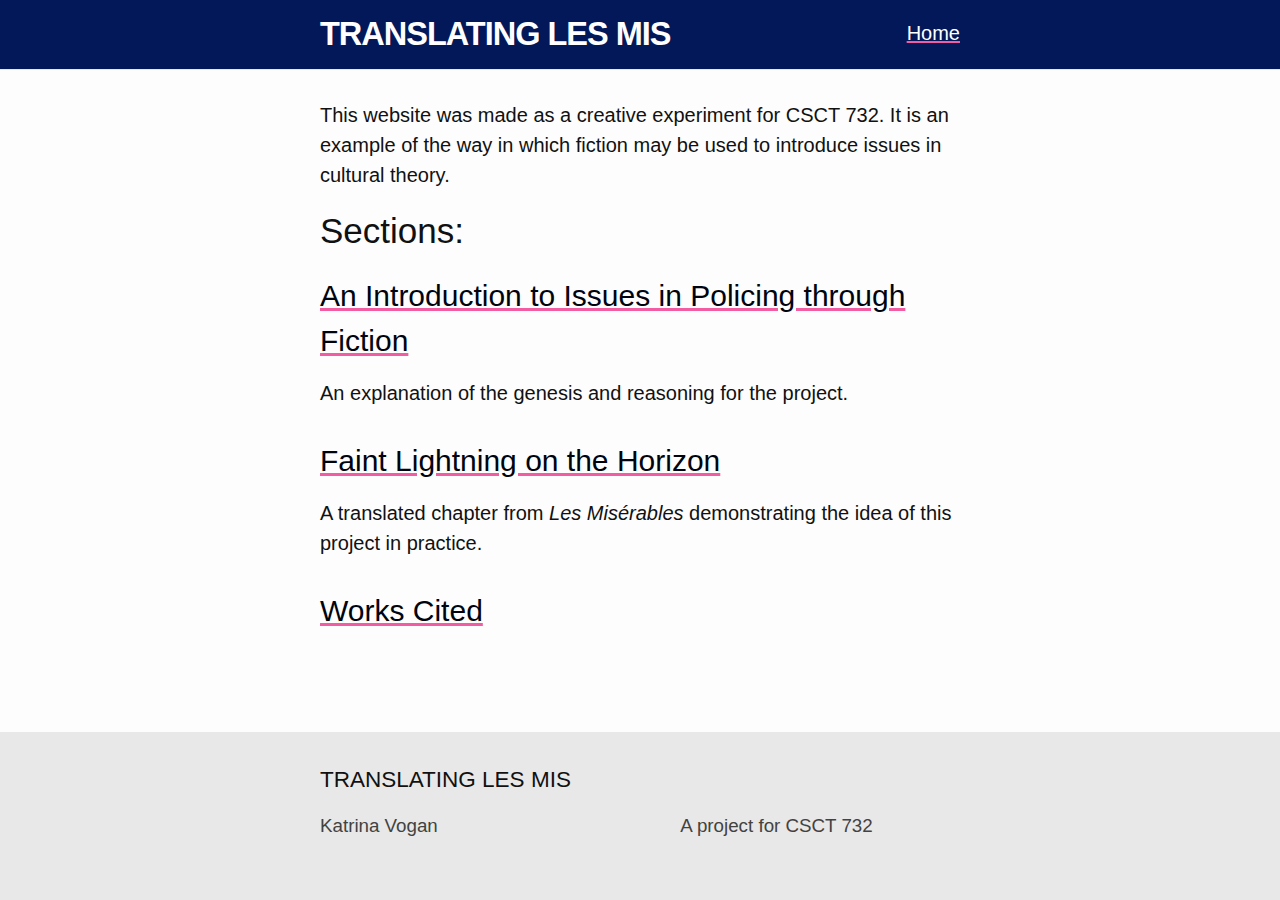
<file: index.html>
<!DOCTYPE html>
<html lang="en"><head>
  <meta charset="utf-8">
  <meta http-equiv="X-UA-Compatible" content="IE=edge">
  <meta name="viewport" content="width=device-width, initial-scale=1"><!-- Begin Jekyll SEO tag v2.7.1 -->
<title>TRANSLATING LES MIS | A project for CSCT 732</title>
<meta name="generator" content="Jekyll v4.1.1" />
<meta property="og:title" content="TRANSLATING LES MIS" />
<meta name="author" content="Katrina Vogan" />
<meta property="og:locale" content="en_US" />
<meta name="description" content="A project for CSCT 732" />
<meta property="og:description" content="A project for CSCT 732" />
<link rel="canonical" href="https://csct.katrinavogan.com/" />
<meta property="og:url" content="https://csct.katrinavogan.com/" />
<meta property="og:site_name" content="TRANSLATING LES MIS" />
<meta name="twitter:card" content="summary" />
<meta property="twitter:title" content="TRANSLATING LES MIS" />
<script type="application/ld+json">
{"url":"https://csct.katrinavogan.com/","headline":"TRANSLATING LES MIS","author":{"@type":"Person","name":"Katrina Vogan"},"description":"A project for CSCT 732","name":"TRANSLATING LES MIS","@type":"WebSite","@context":"https://schema.org"}</script>
<!-- End Jekyll SEO tag -->
<link rel="stylesheet" href="/assets/main.css"><link type="application/atom+xml" rel="alternate" href="https://csct.katrinavogan.com/feed.xml" title="TRANSLATING LES MIS" /><!-- generics -->
  <link rel="icon" href="/favicons/favicon32.png" sizes="32x32">
  <link rel="icon" href="/favicons/favicon57.png" sizes="57x57">
  <link rel="icon" href="/favicons/favicon76.png" sizes="76x76">
  <link rel="icon" href="/favicons/favicon96.png" sizes="96x96">
  <link rel="icon" href="/favicons/favicon128.png" sizes="128x128">
  <link rel="icon" href="/favicons/favicon192.png" sizes="192x192">
  <link rel="icon" href="/favicons/favicon228.png" sizes="228x228">

  <!-- Android -->
  <link rel="shortcut icon" sizes="196x196" href="/favicons/favicon196.png">

  <!-- iOS -->
  <link rel="apple-touch-icon" href="/favicons/favicon120.png" sizes="120x120">
  <link rel="apple-touch-icon" href="/favicons/favicon152.png" sizes="152x152">
  <link rel="apple-touch-icon" href="/favicons/favicon180.png" sizes="180x180">
</head>
<body><header class="site-header" role="banner">

  <div class="wrapper"><a class="site-title" rel="author" href="/">TRANSLATING LES&nbsp;MIS</a>
    <!-- <a class="site-title" rel="author" href="/">TRANSLATING LES MIS</a> --><nav class="site-nav">
        <input type="checkbox" id="nav-trigger" class="nav-trigger" />
        <label for="nav-trigger">
          <span class="menu-icon">
            <svg viewBox="0 0 18 15" width="18px" height="15px">
              <path d="M18,1.484c0,0.82-0.665,1.484-1.484,1.484H1.484C0.665,2.969,0,2.304,0,1.484l0,0C0,0.665,0.665,0,1.484,0 h15.032C17.335,0,18,0.665,18,1.484L18,1.484z M18,7.516C18,8.335,17.335,9,16.516,9H1.484C0.665,9,0,8.335,0,7.516l0,0 c0-0.82,0.665-1.484,1.484-1.484h15.032C17.335,6.031,18,6.696,18,7.516L18,7.516z M18,13.516C18,14.335,17.335,15,16.516,15H1.484 C0.665,15,0,14.335,0,13.516l0,0c0-0.82,0.665-1.483,1.484-1.483h15.032C17.335,12.031,18,12.695,18,13.516L18,13.516z"/>
            </svg>
          </span>
        </label>

        <div class="trigger"><a class="page-link" href="/">Home</a>
        </div>
      </nav></div>
</header>
<main class="page-content" aria-label="Content">
      <div class="wrapper">
        <div class="home"><p>This website was made as a creative experiment for CSCT 732. It is an example of the way in which fiction may be used to introduce issues in cultural theory.</p>
<h1 class="post-list-heading">Sections:</h2>
    <ul class="post-list"><li><!-- <span class="post-meta">Nov 20, 2020</span> -->
        <h2>
          <a class="post-link" href="/les/mis/2020/11/20/Introduction.html">
            An Introduction to Issues in Policing through Fiction
          </a>
        </h2>An explanation of the genesis and reasoning for the project.</li><li><!-- <span class="post-meta">Nov 20, 2020</span> -->
        <h2>
          <a class="post-link" href="/les/mis/2020/11/20/Faint-Lightning-on-the-Horizon.html">
            Faint Lightning on the Horizon
          </a>
        </h2>A translated chapter from <em>Les Misérables</em> demonstrating the idea of this project in practice.</li><li><!-- <span class="post-meta">Nov 20, 2020</span> -->
        <h2>
          <a class="post-link" href="/les/mis/2020/11/20/Works-Cited.html">
            Works Cited
          </a>
        </h2></li></ul>

    <!-- <p class="rss-subscribe">subscribe <a href="/feed.xml">via RSS</a></p> --></div>

      </div>
    </main><footer class="site-footer h-card">
  <data class="u-url" href="/"></data>

  <div class="wrapper">

    <h2 class="footer-heading">TRANSLATING LES MIS</h2>

    <div class="footer-col-wrapper">
      <div class="footer-col footer-col-1">
        <ul class="contact-list">
          <li class="p-name">Katrina Vogan</li></ul>
      </div>

      <div class="footer-col footer-col-2"><ul class="social-media-list"></ul>
</div>

      <div class="footer-col footer-col-3">
        <p>A project for CSCT 732</p>
      </div>
    </div>

  </div>

</footer>
</body>

</html>
</file>
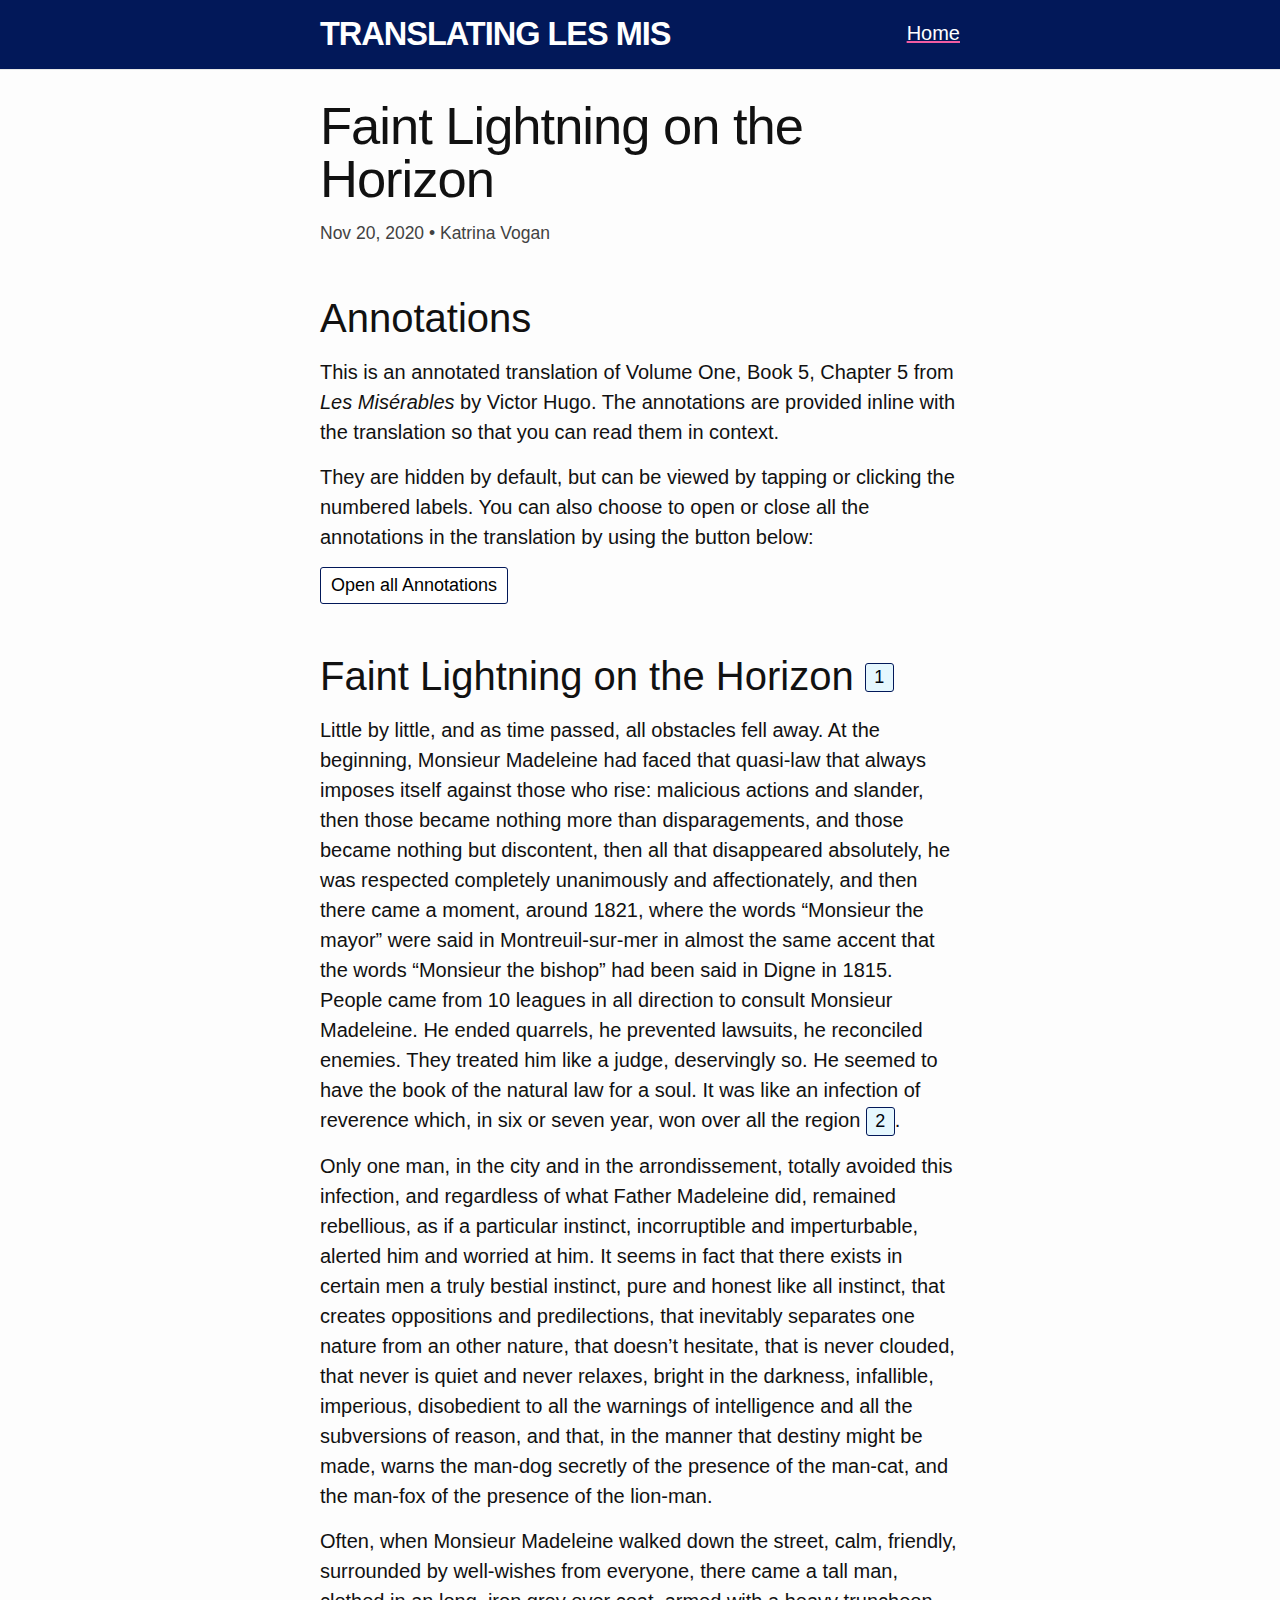
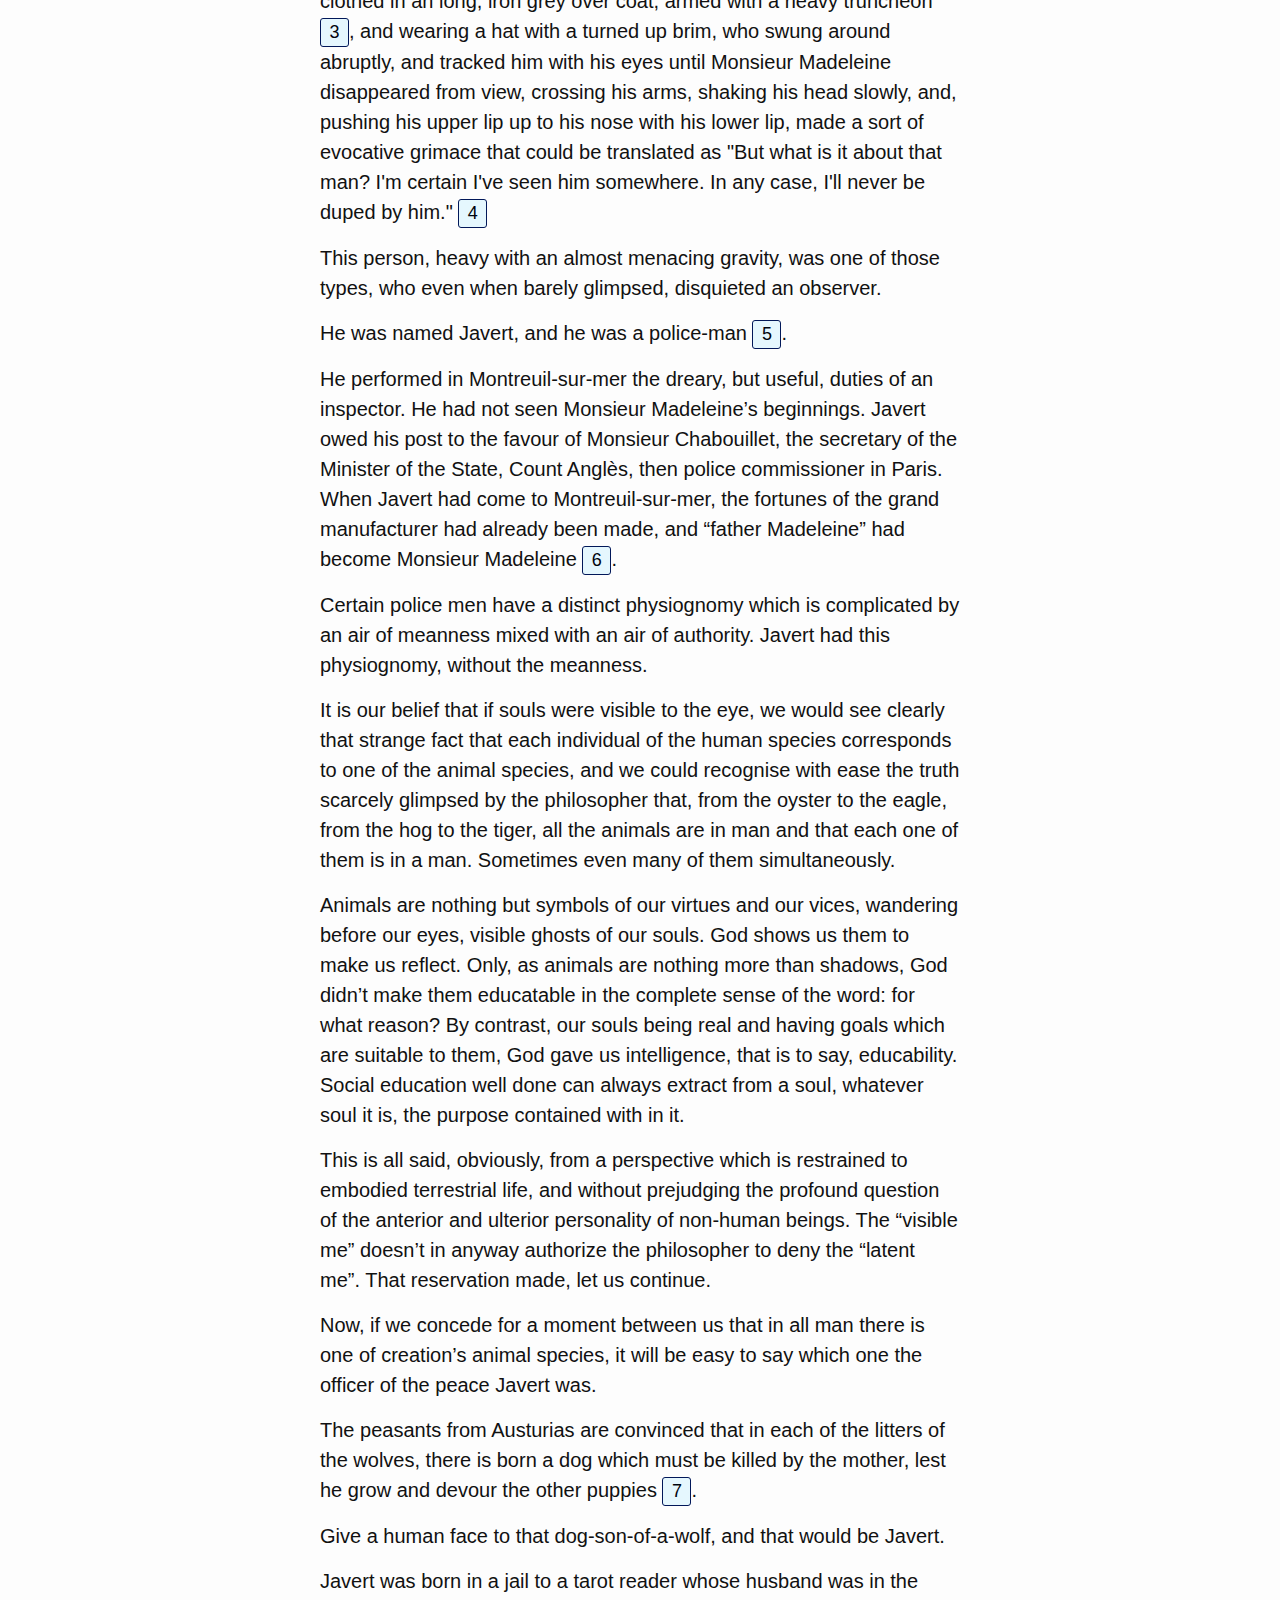
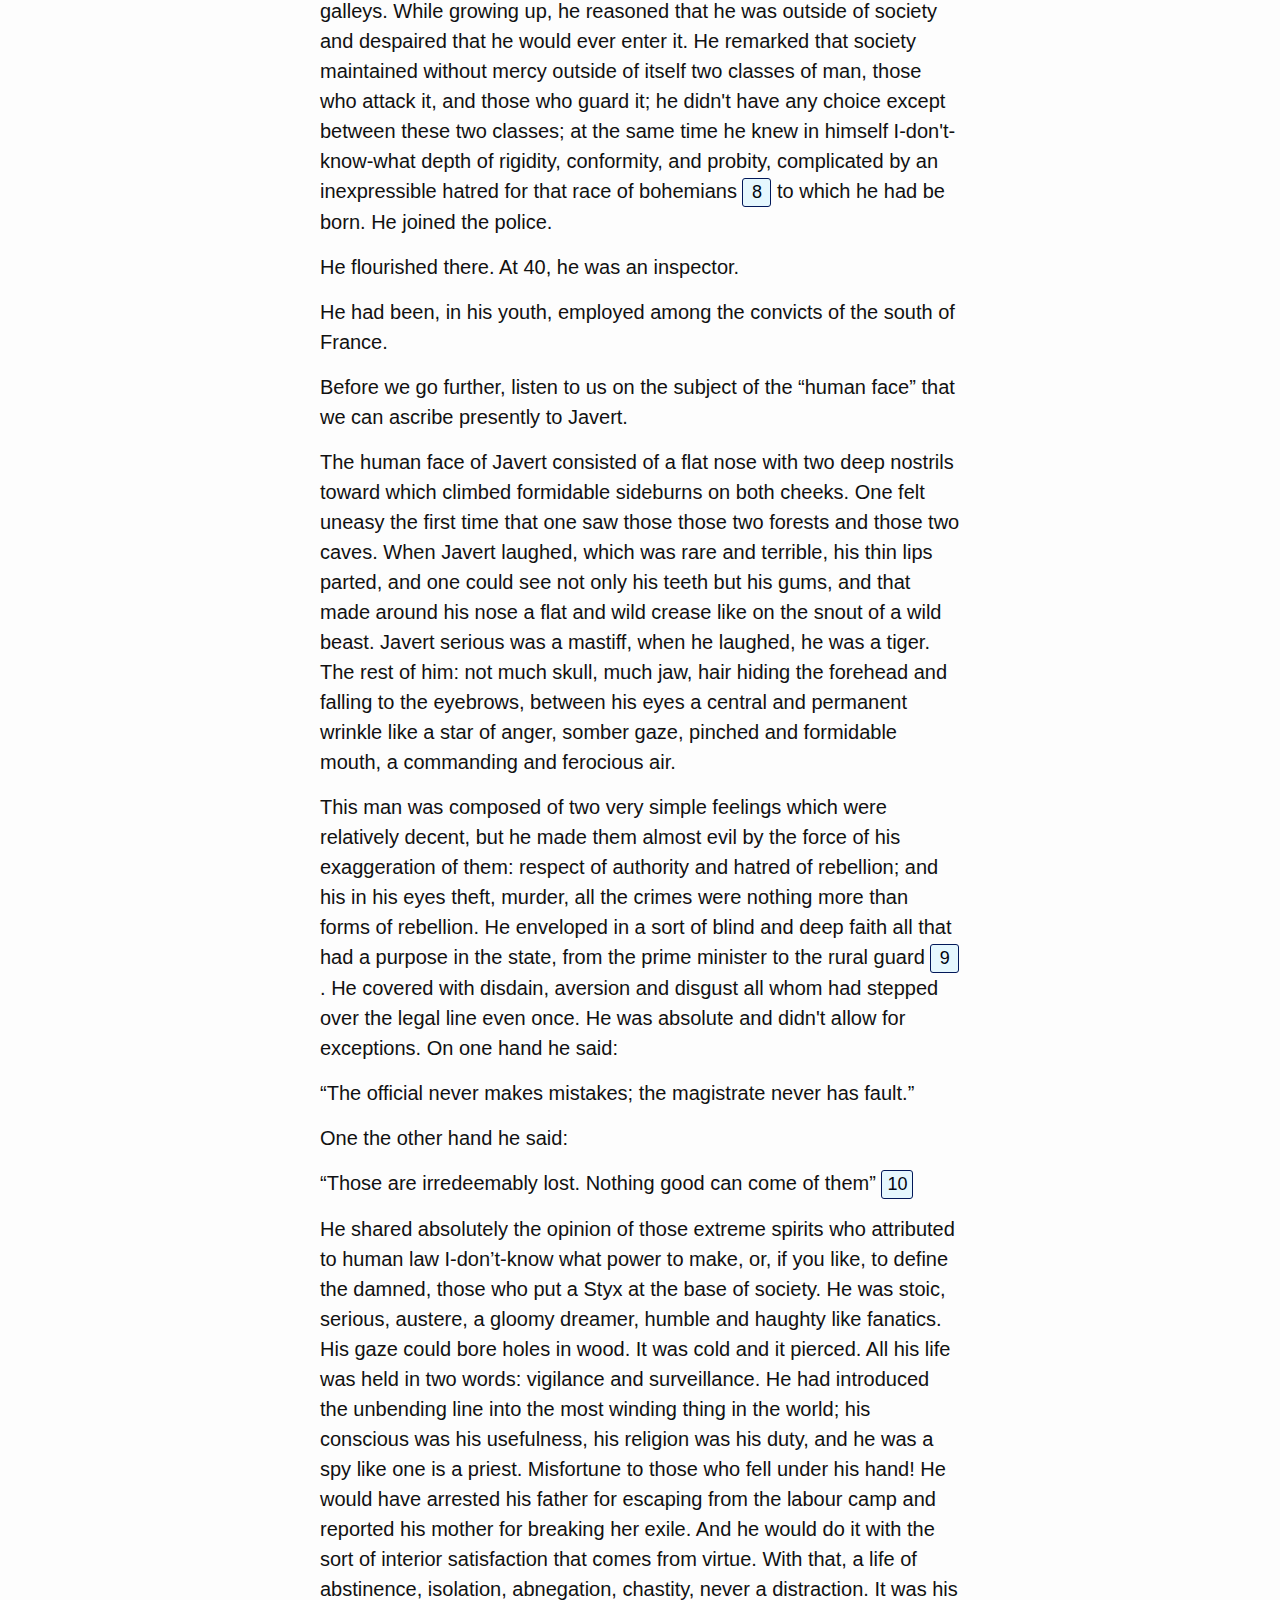
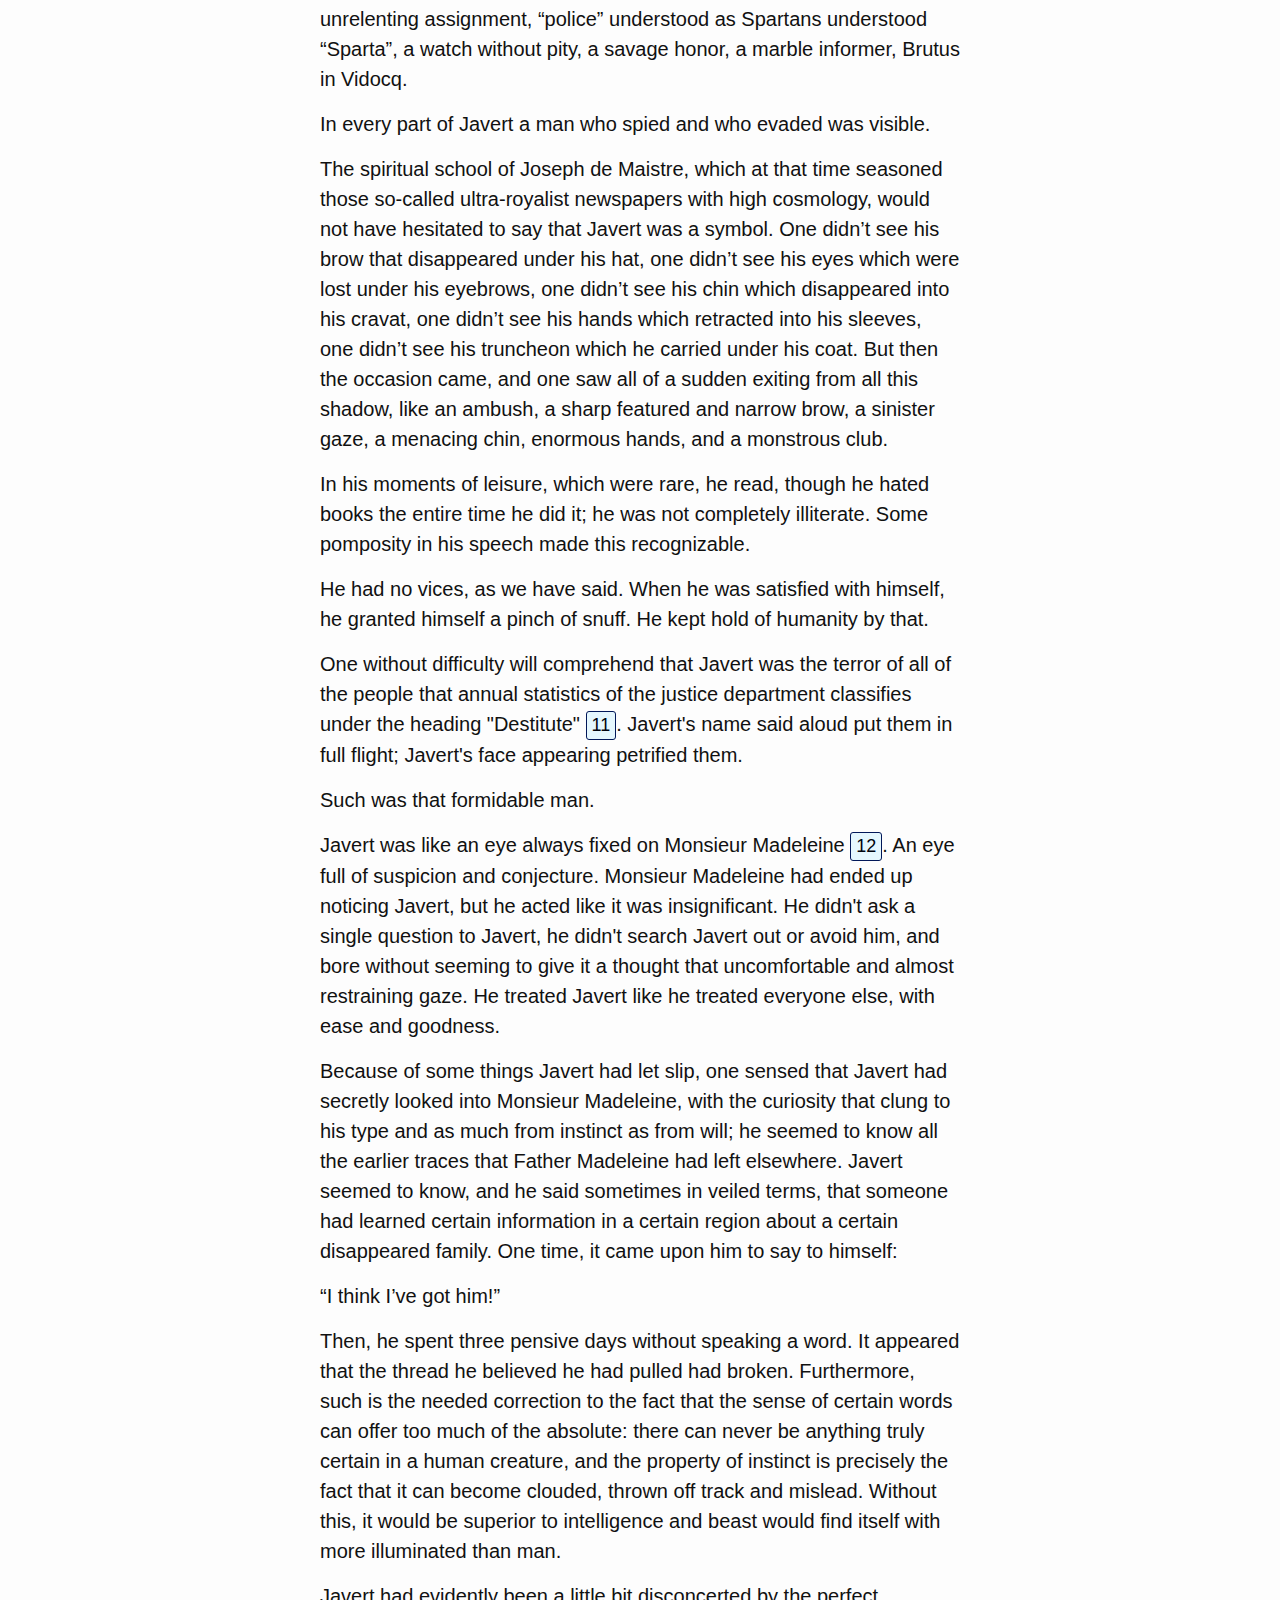
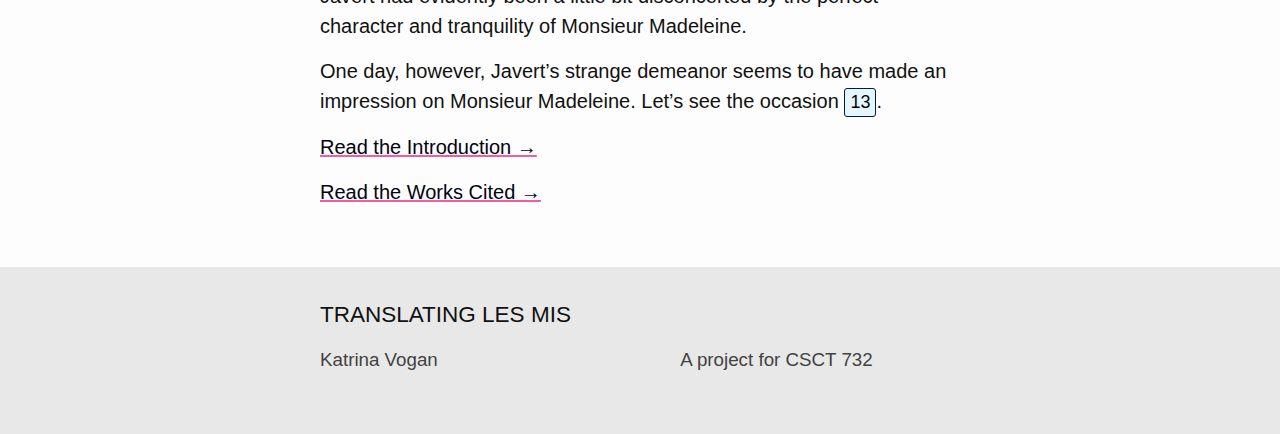
<file: les/mis/2020/11/20/Faint-Lightning-on-the-Horizon.html>
<!DOCTYPE html>
<html lang="en"><head>
  <meta charset="utf-8">
  <meta http-equiv="X-UA-Compatible" content="IE=edge">
  <meta name="viewport" content="width=device-width, initial-scale=1"><!-- Begin Jekyll SEO tag v2.7.1 -->
<title>Faint Lightning on the Horizon | TRANSLATING LES MIS</title>
<meta name="generator" content="Jekyll v4.1.1" />
<meta property="og:title" content="Faint Lightning on the Horizon" />
<meta name="author" content="Katrina Vogan" />
<meta property="og:locale" content="en_US" />
<meta name="description" content="A translated chapter from Les Misérables demonstrating the idea of this project in practice." />
<meta property="og:description" content="A translated chapter from Les Misérables demonstrating the idea of this project in practice." />
<link rel="canonical" href="https://csct.katrinavogan.com/les/mis/2020/11/20/Faint-Lightning-on-the-Horizon.html" />
<meta property="og:url" content="https://csct.katrinavogan.com/les/mis/2020/11/20/Faint-Lightning-on-the-Horizon.html" />
<meta property="og:site_name" content="TRANSLATING LES MIS" />
<meta property="og:type" content="article" />
<meta property="article:published_time" content="2020-11-20T21:00:00-05:00" />
<meta name="twitter:card" content="summary" />
<meta property="twitter:title" content="Faint Lightning on the Horizon" />
<script type="application/ld+json">
{"url":"https://csct.katrinavogan.com/les/mis/2020/11/20/Faint-Lightning-on-the-Horizon.html","headline":"Faint Lightning on the Horizon","dateModified":"2020-11-20T21:00:00-05:00","datePublished":"2020-11-20T21:00:00-05:00","author":{"@type":"Person","name":"Katrina Vogan"},"mainEntityOfPage":{"@type":"WebPage","@id":"https://csct.katrinavogan.com/les/mis/2020/11/20/Faint-Lightning-on-the-Horizon.html"},"description":"A translated chapter from Les Misérables demonstrating the idea of this project in practice.","@type":"BlogPosting","@context":"https://schema.org"}</script>
<!-- End Jekyll SEO tag -->
<link rel="stylesheet" href="/assets/main.css"><link type="application/atom+xml" rel="alternate" href="https://csct.katrinavogan.com/feed.xml" title="TRANSLATING LES MIS" /><!-- generics -->
  <link rel="icon" href="/favicons/favicon32.png" sizes="32x32">
  <link rel="icon" href="/favicons/favicon57.png" sizes="57x57">
  <link rel="icon" href="/favicons/favicon76.png" sizes="76x76">
  <link rel="icon" href="/favicons/favicon96.png" sizes="96x96">
  <link rel="icon" href="/favicons/favicon128.png" sizes="128x128">
  <link rel="icon" href="/favicons/favicon192.png" sizes="192x192">
  <link rel="icon" href="/favicons/favicon228.png" sizes="228x228">

  <!-- Android -->
  <link rel="shortcut icon" sizes="196x196" href="/favicons/favicon196.png">

  <!-- iOS -->
  <link rel="apple-touch-icon" href="/favicons/favicon120.png" sizes="120x120">
  <link rel="apple-touch-icon" href="/favicons/favicon152.png" sizes="152x152">
  <link rel="apple-touch-icon" href="/favicons/favicon180.png" sizes="180x180">
</head>
<body><header class="site-header" role="banner">

  <div class="wrapper"><a class="site-title" rel="author" href="/">TRANSLATING LES&nbsp;MIS</a>
    <!-- <a class="site-title" rel="author" href="/">TRANSLATING LES MIS</a> --><nav class="site-nav">
        <input type="checkbox" id="nav-trigger" class="nav-trigger" />
        <label for="nav-trigger">
          <span class="menu-icon">
            <svg viewBox="0 0 18 15" width="18px" height="15px">
              <path d="M18,1.484c0,0.82-0.665,1.484-1.484,1.484H1.484C0.665,2.969,0,2.304,0,1.484l0,0C0,0.665,0.665,0,1.484,0 h15.032C17.335,0,18,0.665,18,1.484L18,1.484z M18,7.516C18,8.335,17.335,9,16.516,9H1.484C0.665,9,0,8.335,0,7.516l0,0 c0-0.82,0.665-1.484,1.484-1.484h15.032C17.335,6.031,18,6.696,18,7.516L18,7.516z M18,13.516C18,14.335,17.335,15,16.516,15H1.484 C0.665,15,0,14.335,0,13.516l0,0c0-0.82,0.665-1.483,1.484-1.483h15.032C17.335,12.031,18,12.695,18,13.516L18,13.516z"/>
            </svg>
          </span>
        </label>

        <div class="trigger"><a class="page-link" href="/">Home</a>
        </div>
      </nav></div>
</header>
<main class="page-content" aria-label="Content">
      <div class="wrapper">
        <article class="post h-entry" itemscope itemtype="http://schema.org/BlogPosting">

  <header class="post-header">
    <h1 class="post-title p-name" itemprop="name headline">Faint Lightning on the Horizon</h1>
    <p class="post-meta">
      <time class="dt-published" datetime="2020-11-20T21:00:00-05:00" itemprop="datePublished">Nov 20, 2020
      </time>• <span itemprop="author" itemscope itemtype="http://schema.org/Person"><span class="p-author h-card" itemprop="name">Katrina Vogan</span></span></p>
      <script defer src="/scripts/footnotes2.js"></script>
  </header>

  <div class="post-content e-content" itemprop="articleBody">
    <h2 id="annotations">Annotations</h2>

<p>This is an annotated translation of Volume One, Book 5, Chapter 5 from <em>Les Misérables</em> by Victor Hugo. The annotations are provided inline with the translation so that you can read them in context.</p>

<p>They are hidden by default, but can be viewed by tapping or clicking the numbered labels. You can also choose to open or close all the annotations in the translation by using the button below:</p>

<p><button type="button" class="annotation-button">Click Me!</button></p>

<h2 id="faint-lightning-on-the-horizon-1">Faint Lightning on the Horizon <a class="annotation-link">1</a></h2>

<div class="annotation">
  <p><strong>1.</strong> The title in French is “Vagues éclairs à l’horizon”. If you compare my title to Isabel F. Hapgood’s title (“Vague Flashes on the Horizon”), you will notice that I have chosen a slightly more specific image. In part, the difference reflects Hapgood’s tendency to translate so called “mots amis” (French words which look like words that have the same meaning in English) as their English counterparts (Such that “Vagues” becomes “Vague”, where I have chosen “Faint”). The word “éclairs” can indeed be translated as both “flash” and “lightning”. Because this chapter introduces the antagonist of the novel, I wanted a slightly more foreboding image, and the image of an approaching storm seemed to me to fit.</p>
</div>

<p>Little by little, and as time passed, all obstacles fell away. At the beginning, Monsieur Madeleine had faced that quasi-law that always imposes itself against those who rise: malicious actions and slander, then those became nothing more than disparagements, and those became nothing but discontent, then all that disappeared absolutely, he was respected completely unanimously and affectionately, and then there came a moment, around 1821, where the words “Monsieur the mayor” were said in Montreuil-sur-mer in almost the same accent that the words “Monsieur the bishop” had been said in Digne in 1815. People came from 10 leagues in all direction to consult Monsieur Madeleine. He ended quarrels, he prevented lawsuits, he reconciled enemies. They treated him like a judge, deservingly so. He seemed to have the book of the natural law for a soul. It was like an infection of reverence which, in six or seven year, won over all the region <a class="annotation-link">2</a>.</p>

<div class="annotation">
  <p><strong>2.</strong> Hugo is effusive in his praise of Monsieur Madeleine, who seems to be—at the very least—the ideal of a public servant, if not the ideal human. While people familiar with the story of Les Mis will know that Monsieur Madeleine is the alias of Jean Valjean, former convict and the novel’s protagonist, this information is not officially confirmed to the reader until Chapter 3 of Book 7, Volume 1 (“Storm in a Skull”), though Hugo slyly acknowledges that “The reader has no doubt guessed that Monsieur Madeleine is none other than Jean Valjean”.</p>

  <p>Why withhold this information? Perhaps Hugo did not want the reader to prejudge Monsieur Madeleine based on Valjean’s past actions. Though Valjean’s crimes are minor, there are people who believe that a past criminal conviction, regardless of severity, justifies discrimination or disenfranchisement, as this very chapter illustrates. People who have been convicted of a crime face have greater difficulty finding employment and housing, and face punishments when they seek insurance (Henley 1) even after they have served their sentence. Others report facing discrimination when they seek health care (Redmond et al.).</p>

  <p>In certain regions, those with criminal records face voting disenfranchisement, or other barriers to participating in the political process. This discrimination is often magnified by racism, as people of colour are disproportionately represented in the population of people with criminal convictions. These collateral consequences not only prevent those with criminal convictions from re-integrating into society, but also prevents society from gaining the benefits of their participation. Valjean’s presence is undoubtably a benefit to Montreuil-sur-mer; if he had been barred from participating, the town would have suffered.</p>

  <p><strong>Consider:</strong></p>

  <p>How should society treat those who have been convicted of a crime?</p>

  <p>How can we help those with a criminal convictions re-enter society?</p>

  <p><strong>Interested in learning more? Start your research with these key words</strong>: collateral consequence, community re-integration</p>

  <p><strong>Or read one of the following:</strong></p>

  <p>Henley, Andrew. “Criminal Records and Conditional Citizenship: Towards a Critical Sociology of PostSentence Discrimination.” <em>Emerging Voices: Critical Social Research by European Group Postgraduate and Early Career Researchers</em>, edited by Samantha Fletcher and Holly White, EG Press, 2017, pp. 119–28.</p>

  <p>Jacobs, James B. “Second Class Citizens By Law.” <em>The Eternal Criminal Record</em>, Harvard University Press, 2015, pp. 246–74.</p>

  <p>Kavanagh, Sean. “Criminal Record Doesn’t Automatically Exclude a Run for Office in Manitoba.” <em>CBC.Ca</em>, Sept. 2017, <a href="https://www.cbc.ca/news/canada/manitoba/kinew-ndp-pc-liberal-criminal-background-1.4299664">https://www.cbc.ca/news/canada/manitoba/kinew-ndp-pc-liberal-criminal-background-1.4299664</a>.</p>

  <p>Monk, Eric. “A New Approach to the Consideration of Collateral Consequences in Criminal Sentencing.” <em>University of Toronto Faculty of Law Review</em>, vol. 72, no. 2, 2014, p. 38+.</p>

  <p>Parkes, Debra. “Prisoner Voting Rights in Canada: Rejecting the Notion of Temporary Outcasts.” <em>Civil Penalties, Social Consequences</em>, edited by Christopher Mele and Teresa Miller, Routledge, 2005, pp. 237–54.</p>

  <p>Ruddell, Rick, and L. Thomas Winfree. “Setting Aside Criminal Convictions in Canada: A Successful Approach to Offender Reintegration.” <em>The Prison Journal</em>, vol. 86, no. 4, Dec. 2006, pp. 452–69. <em>DOI.org (Crossref)</em>,</p>

  <p><strong>Note</strong>: You will notice that the above two papers by Jacobs and Henley offer an American and British perspective, respectively, with Parkes offering some information on how the issue has been debated and litigated in Canada. Less research has been done on this issue in a Canadian context. This may be because Canada offers some protection from discrimination on the basis of past conviction, provided that a “<a href="https://laws-lois.justice.gc.ca/eng/acts/h-6/section-3.html">pardon has been granted or in respect of which a record suspension has been ordered</a>”; on a province by province basis other protections may apply. I have offered Monkman for a legal perspective on the Canadian context despite the fact that the text is less friendly than I generally aim for in this project; the Ruddel paper has been chosen for similar reasons despite similar reservations about its inclusion. The news article is offered to demonstrate that this issue is directly relevant and to move reflection out of the hypothetical and into the every day.</p>
</div>

<p>Only one man, in the city and in the arrondissement, totally avoided this infection, and regardless of what Father Madeleine did, remained rebellious, as if a particular instinct, incorruptible and imperturbable, alerted him and worried at him. It seems in fact that there exists in certain men a truly bestial instinct, pure and honest like all instinct, that creates oppositions and predilections, that inevitably separates one nature from an other nature, that doesn’t hesitate, that is never clouded, that never is quiet and never relaxes, bright in the darkness, infallible, imperious, disobedient to all the warnings of intelligence and all the subversions of reason, and that, in the manner that destiny might be made, warns the man-dog secretly of the presence of the man-cat, and the man-fox of the presence of the lion-man.</p>

<div class="annotation-wrapper">Often, when Monsieur Madeleine walked down the street, calm, friendly, surrounded by well-wishes from everyone, there came a tall man, clothed in an long, iron grey over coat, armed with a heavy truncheon <a class="annotation-link">3</a><div class="annotation">
    <p><strong>3.</strong> The truncheon is a symbol of police power, specifically the police power to commit violent acts. We might read the mention of the truncheon, here and later on in the chapter, as a reminder of the potential for violence inherent in interactions with the police. If <em>Les Misérables</em> had been written in the modern North American context, Hugo may well have chosen instead to highlight a gun.</p>

    <p>Police brutality is one of the key issues that dominate conversations about the role of the police in today’s society — possibly even <em>the</em> key issue. Police shootings of civilians (and other deaths caused by police actions) have sparked off waves of protest all over the globe. These civilians were often doing nothing more than living their lives normally when they encountered the police officers who would end their lives. (See the Al Jazeera slideshow linked below for more details). Often too, police officers who kill face very minor consequences.</p>

    <p>It is extremely irresponsible (if not outright offensive) to discuss police brutality without discussing the role of race and systemic racism. Indigenous people, Black people and other people of colour are disproportionately killed by the police; in fact, they are disproportionately targeted by police activity in general (“2020 already a particularly deadly year”). (People who suffer from mental health issues and substance abuse are also disproportionately represented (“2020 already a particularly deadly year”).) The #BlackLivesMatter movement has lead the way in drawing public attention to victims of police violence around the world (You can look at <a href="https://blacklivesmatter.ca/">the website of the Canadian “branch” here</a>. Recently, their work and the work of other activists has lead to broad public consideration of other issues such as police militarization and restructuring or <a href="https://defundthepolice.org/">defunding the police</a>.</p>

    <p><strong>Consider:</strong></p>

    <ul>
      <li>
        <p>How does systemic racism function in public institutions?</p>
      </li>
      <li>
        <p>Can the problem of systemic racism in law enforcement and the justice system be fixed? How?</p>
      </li>
      <li>
        <p>Should the police be armed?</p>
      </li>
    </ul>

    <p><strong>Interested in learning more? Start your research with these key words:</strong> police brutality, #BlackLivesMatter, systemic racism, defund the police, militarization of the police, police reform</p>

    <p><strong>Or read (or browse) one of the following:</strong></p>

    <p><em>Black Lives Matter Canada</em>. <a href="https://blacklivesmatter.ca/">https://blacklivesmatter.ca/</a>. Accessed 20 Dec. 2020.</p>

    <p>Chughtai, Alia. “Know Their Names: Black People Killed by the Police in the US.” <em>Al Jazeera</em>, <a href="https://interactive.aljazeera.com/aje/2020/know-their-names/index.html">https://interactive.aljazeera.com/aje/2020/know-their-names/index.html</a>. Accessed 20 Dec. 2020.</p>

    <p><em>Defund The Police</em>. <a href="https://defundthepolice.org/">https://defundthepolice.org/</a>. Accessed 20 Dec. 2020.</p>

    <p>Singh, Inayat. “2020 Already a Particularly Deadly Year for People Killed in Police Encounters, CBC Research Shows.” <em>CBCNews</em>, 23 July 2020, <a href="https://newsinteractives.cbc.ca/fatalpoliceencounters/">https://newsinteractives.cbc.ca/fatalpoliceencounters/</a>.</p>

    <p>Stelkia, Krista. “Police Brutality In Canada: A Symptom Of Structural Racism And Colonial Violence.” <em>Yellowhead Institute</em>, 15 July 2020, <a href="https://yellowheadinstitute.org/2020/07/15/police-brutality-in-canada-a-symptom-of-structural-racism-and-colonial-violence/">https://yellowheadinstitute.org/2020/07/15/police-brutality-in-canada-a-symptom-of-structural-racism-and-colonial-violence/</a>.</p>

    <p>Zimring, Franklin E. <em>When Police Kill</em>. Harvard University Press, 2017.</p>
  </div>, and wearing a hat with a turned up brim, who swung around abruptly, and tracked him with his eyes until Monsieur Madeleine disappeared from view, crossing his arms, shaking his head slowly, and, pushing his upper lip up to his nose with his lower lip, made a sort of evocative grimace that could be translated as "But what is it about that man? I'm certain I've seen him somewhere. In any case, I'll never be duped by him." <a class="annotation-link">4</a></div>

<div class="annotation">
  <p><strong>4.</strong> Javert is working off a gut feeling here; he has no proof that Monsieur Madeleine is anyone suspicious or harmful to the community (In fact, he has lots of proof against that!). The problem of police officers working based on impulse rather than on facts still exists today: we would call it <em>profiling</em>.</p>

  <p>The issue of profiling is highly connected to issues of systemic racism and stereotyping. <a href="http://www.ohrc.on.ca/en/paying-price-human-cost-racial-profiling/existence-racial-profiling">People of colour are assumed to have a higher likelihood of criminality</a>; these assumptions are used to justify police attention to and interference in the lives of individuals and communities of colour; because these people and communities are seen as inherently criminal, they are less likely to get “the benefit of the doubt” and more likely to face punishment. This increased attention has a real consequence: <a href="https://www.theguardian.com/world/2020/jan/22/one-third-canada-prisoners-indigenous-report">one third of Canada’s incarcerated people are Indigenous</a>, and <a href="https://www.cbc.ca/firsthand/features/heres-what-you-need-to-know-about-carding">Black people were 17 times more likely to be “carded”</a> (stopped by police and asked to supply personal information) in Toronto than white people before the practice was banned in 2017.</p>

  <p>Racial profiling is not restricted to law enforcement: it also plays a part when people of colour <a href="https://www.health.harvard.edu/blog/racism-discrimination-health-care-providers-patients-2017011611015">seek healthcare</a> and <a href="http://www.ohrc.on.ca/en/right-home-report-consultation-human-rights-and-rental-housing-ontario/housing-discrimination-and-individual">housing</a>. It should also be noted that profiling also occurs based on gender, disability, sexuality, class, as well other factors, including criminal history (See Footnote 2) and substance abuse.</p>

  <p>You may be wondering what the effects of an policy like carding has on crime. Is it worth it? The answer is simple: <a href="https://www.cbc.ca/news/canada/toronto/little-to-no-proof-police-carding-has-effect-on-crime-arrest-ontario-report-1.4962601">there’s no proof it has any effect at all</a>.</p>

  <p><strong>Consider:</strong></p>

  <ul>
    <li>
      <p>How do stereotypes influence who or what I see as criminal or threatening behaviour?</p>
    </li>
    <li>
      <p>What is the effect on communities when their members are disproportionately targeted by law enforcement or incarcerated?</p>
    </li>
  </ul>

  <p><strong>Start your research with these key words:</strong> police profiling, carding, racial stereotyping, stop and frisk</p>

  <p><strong>Or read (or watch) one of the following:</strong></p>

  <p>Carey, Maggie. “Moo Moo.” <em>Brooklyn Nine-Nine</em>, Seaon 4, Episode 16, 2 May 2017.</p>

  <p>Cole, Desmond. “The Skin I’m In: I’ve Been Interrogated by Police More than 50 Times -- All Because I’m Black.” <em>Toronto Life</em>, Apr. 2015, <a href="https://torontolife.com/life/skin-im-ive-interrogated-police-50-times-im-black/">https://torontolife.com/life/skin-im-ive-interrogated-police-50-times-im-black/</a>.</p>

  <p>Officer, Charles. <em>The Skin We’re In</em>. <a href="https://www.cbc.ca/firsthand/episodes/the-skin-were-in">https://www.cbc.ca/firsthand/episodes/the-skin-were-in</a>.</p>

  <p><em>Paying the Price: The Human Cost of Racial Profiling</em>. Ontario Human Rights Commission, 21 Oct. 2003, <a href="http://www.ohrc.on.ca/en/paying-price-human-cost-racial-profiling">http://www.ohrc.on.ca/en/paying-price-human-cost-racial-profiling</a>.</p>

  <p>Satzewich, Vic, and William Shaffir. “Racism versus Professionalism: Claims and Counter-Claims about Racial Profiling.” <em>Canadian Journal of Criminology and Criminal Justice</em>, vol. 51, no. 2, Apr. 2009, pp. 199–226.</p>

  <p><strong>Note:</strong> You will notice that I have linked an episode of a TV show (Brooklyn Nine-Nine) that I discuss in footnote 7 as an example of “copaganda”. I invite you to consider how this episode balances its general portrayal of police officers against its examination of police profiling. What are the contradictions present? Brooklyn Nine-Nine is generally considered a “feel-good show” — do you think this episode offers a genuine critique of policing, or does it take refuge in comedy to alleviate discomfort?</p>
</div>

<p>This person, heavy with an almost menacing gravity, was one of those types, who even when barely glimpsed, disquieted an observer.</p>

<p>He was named Javert, and he was a police-man <a class="annotation-link">5</a>.</p>

<div class="annotation">
  <p><strong>5.</strong> Hapgood translates this as “His name was Javert, and he belonged to the police.” When I translated this, I wanted to emphasize Javert’s intimate connection to policing. Javert’s identity <em>is</em> his job, as Hugo makes very clear; to say that he “belongs to the police” implies that he is somehow subordinate to the organization and there is a layer of disconnect. Javert to me is in many ways the archetypical policeman; my translation reflects this.</p>
</div>

<p>He performed in Montreuil-sur-mer the dreary, but useful, duties of an inspector. He had not seen Monsieur Madeleine’s beginnings. Javert owed his post to the favour of Monsieur Chabouillet, the secretary of the Minister of the State, Count Anglès, then police commissioner in Paris. When Javert had come to Montreuil-sur-mer, the fortunes of the grand manufacturer had already been made, and “father Madeleine” had become Monsieur Madeleine <a class="annotation-link">6</a>.</p>
<div class="annotation">
  <p><strong>6.</strong> Javert is not originally from the community but has been appointed to a posting by an outside official. This, among other reasons detailed in the chapter, renders him an outsider. However, if, for the sake of a thought exercise, we were to set <em>Les Misérables</em> in Toronto, Ontario instead of Montreuil-sur-mer, Javert would be set apart for another reason: though he may be a recent transplant, he is nevertheless still a police officer that lives in the community he works in. <a href="https://www.theglobeandmail.com/canada/toronto/article-data-analysis-reveals-three-quarters-of-toronto-cops-reside-outside">Around 75 per cent of Toronto police officers do not live in the city where they work</a>. This is not at all an anomaly: <a href="https://fivethirtyeight.com/features/most-police-dont-live-in-the-cities-they-serve/">most police officers do not live and work in the same place</a>. Residency requirement laws, which mandate that police officers live where they work, are very unpopular with police forces.</p>

  <p>This practice seems especially problematic when the focus on “community based policing” is considered. This style of policing, in which ties between police officers and the larger community are stressed has become the “official morality” (Clairmont 469) of Canadian policing. Community members become the police force’s “eyes and ears” (For more on this metaphor, see Ralph H. Saunder’s article below). In theory, community policing also gives community members more oversight on police conduct.</p>

  <p>However, critics of community policing say that it is nothing more than lip service used to distract the populace from police ideologies that are harmful to them, and that it simply serves to <a href="https://kpulawandsociety.wordpress.com/2014/10/14/community-policing-as-an-ideology/">further establish dominant power relations</a>. Others point out that it makes the community complicit in surveillance techniques (Saunders).</p>

  <p>Community policing is also unevenly applied; police are reluctant to engage with some communities (especially marginalised communities, like communities of colour or queer communities), or engage in ways which are against community values (Saunders). Whether you agree or disagree that the ideals and goals of community policing are worthy, it is nevertheless true that these ideals are not always reflected in practice.</p>

  <p><strong>Consider:</strong></p>

  <ul>
    <li>
      <p>What are the benefits and drawbacks of police officers living in the communities where they work?</p>
    </li>
    <li>
      <p>What community based policing initiatives exist where you live? Do you think they are effective?</p>
    </li>
  </ul>

  <p><strong>Start your research with these key words</strong>: residency requirement, commuter cops, community based policing</p>

  <p>Fielding, Nigel G. “Concepts and Theory In Community Policing.” <em>Howard Journal of Criminal Justice</em>, vol. 44, no. 5, Dec. 2005, pp. 460–72.</p>

  <p>Hayes, Molly. “Data Analysis Reveals Three-Quarters of Toronto Cops Reside Outside the City.” <em>The Globe and Mail</em>, 8 Jan. 2019, <a href="https://www.theglobeandmail.com/canada/toronto/article-data-analysis-reveals-three-quarters-of-toronto-cops-reside-outside/">https://www.theglobeandmail.com/canada/toronto/article-data-analysis-reveals-three-quarters-of-toronto-cops-reside-outside/</a>.</p>

  <p>Saunders, Ralph H. “The Space Community Policing Makes and the Body That Makes It.” <em>Professional Geographe</em>, vol. 51, no. 1, 1999, pp. 135–46.</p>

  <p>Ungar-Srgon, Batya, and Andrew Flowers. “Reexamining Residency Requirements For Police Officers.” <em>FiveThirtyEight</em>, Oct. 2104, <a href="https://fivethirtyeight.com/features/reexamining-residency-requirements-for-police-officers/">https://fivethirtyeight.com/features/reexamining-residency-requirements-for-police-officers/</a>.</p>
</div>

<p>Certain police men have a distinct physiognomy which is complicated by an air of meanness mixed with an air of authority. Javert had this physiognomy, without the meanness.</p>

<p>It is our belief that if souls were visible to the eye, we would see clearly that strange fact that each individual of the human species corresponds to one of the animal species, and we could recognise with ease the truth scarcely glimpsed by the philosopher that, from the oyster to the eagle, from the hog to the tiger, all the animals are in man and that each one of them is in a man. Sometimes even many of them simultaneously.</p>

<p>Animals are nothing but symbols of our virtues and our vices, wandering before our eyes, visible ghosts of our souls. God shows us them to make us reflect. Only, as animals are nothing more than shadows, God didn’t make them educatable in the complete sense of the word: for what reason? By contrast, our souls being real and having goals which are suitable to them, God gave us intelligence, that is to say, educability. Social education well done can always extract from a soul, whatever soul it is, the purpose contained with in it.</p>

<p>This is all said, obviously, from a perspective which is restrained to embodied terrestrial life, and without prejudging the profound question of the anterior and ulterior personality of non-human beings. The “visible me” doesn’t in anyway authorize the philosopher to deny the “latent me”. That reservation made, let us continue.</p>

<p>Now, if we concede for a moment between us that in all man there is one of creation’s animal species, it will be easy to say which one the officer of the peace Javert was.</p>

<p>The peasants from Austurias are convinced that in each of the litters of the wolves, there is born a dog which must be killed by the mother, lest he grow and devour the other puppies <a class="annotation-link">7</a>.</p>
<div class="annotation">
  <p><strong>7.</strong> This is an evocative image, isn’t it? One thing that I always find striking about this chapter is how frankly and harshly Hugo presents Javert. From his introduction, Javert is depicted as a sort of malevolent force; if he is not outright a villain, he is certainly not likable. Monsieur Madeleine has done nothing to deserve suspicion and hostility (remember, technically the reader does not yet know that he is hiding a secret identity or past). In fact, Monsieur Madeleine is a respected community leader, “surrounded by well-wishes from everyone”; Javert’s targeting of Madeleine marks Javert as unreasonable and bigoted.</p>

  <p>This portrayal is especially striking in the modern context, where the dominant portrayal of the police has swung wildly in the other direction. Shows like CSI, Law and Order, and Brooklyn Nine-Nine portray police and other law enforcement as heroic figures, “prioritizing the victories and struggles of police over communities being policed” (VanArendonk). These shows effectively act as “copaganda” promoting the agenda of the police.</p>

  <p>The overwhelmingly positive portrayal of the police in media has a real consequence in discussions about police brutality. Those marginalized by the police must somehow convince a populace conditioned to view the police as a positive force in communities to reject a message that is repeated over and over. When the dominant image in society is of a benevolent police system, is it any wonder that the narrative that police brutality is the result of a “few bad apples” and not systemic problems?</p>

  <p>As an example, we can examine a portrayal of Javert himself. Compare the following videos of <a href="https://www.youtube.com/watch?v=OktB-qEOiXA">Russel Crowe’s performance of <em>Stars</em></a> (the song that introduces Javert in the musical)and <a href="https://www.youtube.com/watch?v=urxk4mveLCw">Philip Quast’s performance</a> of the same song. Crowe performs the song tentatively, and director Tom Hooper shoots him in a tight close-up, highlighting his wavering expression. Where Quast performs with a truncheon clenched in his hands, Crowe keeps his hands at his sides, opening up his body language. Crowe’s version of Javert is unquestionably more sympathetic — “a little more vulnerable” (Han) — than both Quast’s performance and the source text.</p>

  <p>I would argue that Crowe’s performance fundamentally misunderstands Javert. Javert symbolizes the dangers of mistaking the rule of law with justice, and thus challenges a worldview that equates those who enforce the law with those who are on the side of right; his conviction is the point of the character and cannot be underplayed. However, when viewed against mass culture’s current understanding of the police, in which unjust officers are misguided, and police officers are consistently humanized, Crowe’s performance makes much more sense.</p>

  <p><strong>Consider:</strong></p>

  <ul>
    <li>
      <p>Who or what do you think of when you think of the police?</p>
    </li>
    <li>
      <p>How has media influenced your understanding of police work?</p>
    </li>
  </ul>

  <p><strong>Interested in learning more? Start your research with these key word</strong>s: copaganda, media bias</p>

  <p><strong>Or read one of the following:</strong></p>

  <p>Frazer-Carroll, Micha. “Copaganda: Why Film and TV Portrayals of the Police Are under Fire.” <em>The Independent</em>, July 2020, <a href="https://www.independent.co.uk/arts-entertainment/tv/features/police-brutality-tv-copaganda-brooklyn-nine-nine-paw-patrol-cops-george-floyd-a9610956.html">https://www.independent.co.uk/arts-entertainment/tv/features/police-brutality-tv-copaganda-brooklyn-nine-nine-paw-patrol-cops-george-floyd-a9610956.html</a>.</p>

  <p>“Normalizing Injustice: The Dangerous Misrepresentations That Define Television’s Scripted Crime Genre.” produced by Color of Change Hollywood and the USC Annenberg Norman Lear Centre, Jan. 2020, <a href="https://hollywood.colorofchange.org/crime-tv-report/">https://hollywood.colorofchange.org/crime-tv-report/</a>.</p>

  <p>VanArendonk, Kathryn. “Cops Are Always the Main Characters.” <em>Vulture</em>, June 2020, <a href="https://www.vulture.com/2020/06/tv-cops-are-always-the-main-characters.html">https://www.vulture.com/2020/06/tv-cops-are-always-the-main-characters.html</a>.</p>

  <p>“Watching the Detectives: Television Has Distorted Americans’ View of Policing.” <em>The Economist</em>, June 2020, <a href="https://www.economist.com/books-and-arts/2020/06/25/television-has-distorted-americans-view-of-policing">https://www.economist.com/books-and-arts/2020/06/25/television-has-distorted-americans-view-of-policing</a>.</p>
</div>

<p>Give a human face to that dog-son-of-a-wolf, and that would be Javert.</p>

<div class="annotation-wrapper">Javert was born in a jail to a tarot reader whose husband was in the galleys. While growing up, he reasoned that he was outside of society and despaired that he would ever enter it. He remarked that society maintained without mercy outside of itself two classes of man, those who attack it, and those who guard it; he didn't have any choice except between these two classes; at the same time he knew in himself I-don't-know-what depth of rigidity, conformity, and probity, complicated by an inexpressible hatred for that race of bohemians <a class="annotation-link">8</a>
<div class="annotation">
    <p><strong>8.</strong> I would like to briefly diverge from direct questions of policing to discuss race (though we will return to the question of policing in the fourth paragraph of this footnote). While Javert has traditionally been depicted as white and played by white actors, the use of the word “bohèmes” (here translated as Bohemians), when combined with the detail that his mother is a fortune teller, seems to hint that Javert is of Romani descent, though he has also clearly internalized the racism the Romani faced (and indeed, continue to face) in France. It is likely that this contributes to the feeling of exclusion from society he suffers, which in turn influences his decision to enter law enforcement.</p>

    <p>So are traditional depictions of Javert whitewashed? In as much as the structures of modern policing are often supported by systemic white supremacy and racism, it seems to make a certain sense to portray Javert, who symbolizes the inadequacies of the policing establishment, as a white man. Javert’s race arguably does not play a large role in the plot. On the other hand, characters of colour are rare — Romani characters especially so — and casting Javert as a white man does take away a potential role from an actor of colour. This is not to say that Javert has never been played by an actor of colour; David Oyelowo acted the part in the 2019 BBC adaptation. You can find an <a href="https://www.screendaily.com/features/emmys-2019-david-oyelowo-on-colour-blind-casting-les-miserables-and-directing-/5140304.article">interview with Oyelowo here</a>.</p>

    <p>As Oyelowo notes, Javert as a role can be quite rewarding: though Javert is a rigid and antagonistic character in the general schema of the novel and its adaptations, his eventual downfall and suicide does add a layer of complexity to the character, and depending on your perspective, you may find it quite sympathetic. Now, if you have read footnote 7, you may wonder if a reading that emphasizes his sympathetic qualities defeats the purpose of the character and misreads the novel. I would argue that it does not: Javert’s behavior is not justified or excused and his fatal flaw — his inability to withstand challenges to his rigid moral code, and, thus, his inability to bend before he breaks — is in fact foregrounded by his death. Javert’s ending emphasizes why getting his introduction right is so important: if Javert is portrayed sympathetically from the beginning, he emerges first as a human, and his role as a symbol for the justice system as a whole is weakened. (Hugo explicitly tells us to read him this way in just a few more paragraphs!)</p>

    <p>We discuss in other footnotes how race and policing interact from the perspective of the community that is policed. Inspired by the question of Javert’s ethnicity we may ask if race is significant within police ranks. Though police departments are diversifying (Sklansky), demographics of Police forces rarely reflect the communities that they serve (Marcoux et al.). Furthermore, general attitude within police departments is that police officers are defined primarily as police first over other identities (Skolnick 35). Minority police officers also report facing discrimination from their co-workers, including <a href="https://www.cbc.ca/news/canada/toronto/toronto-police-human-rights-complaint-1.5804937">racism</a> and <a href="https://www.cbc.ca/news/canada/toronto/heather-mcwilliam-human-rights-ruling-1.5635018">sexism</a>.</p>

    <p><strong>Consider:</strong></p>

    <ul>
      <li>
        <p>In an ideal world, what does a police force look like?</p>
      </li>
      <li>
        <p>How might the demographics of a police force change the work they do — or their attitudes toward the work they do?</p>
      </li>
    </ul>

    <p><strong>Interested in learning more? Start your research with these key words:</strong> police demographics, police workplace harassment</p>

    <p><strong>Or read one of the following:</strong></p>

    <p>Marcoux, Jaques, et al. “Police Diversity Fails to Keep Pace with Canadian Populations.” <em>CBC.Ca</em>, July 2016, <a href="https://www.cbc.ca/news/canada/police-diversity-canada-1.3677952">https://www.cbc.ca/news/canada/police-diversity-canada-1.3677952</a>.</p>

    <p>Sklansky, David Alan. “‘Not Your Father’s Police Department: Making Sense of the New Demographics of Law Enforcement.’” <em>Journal of Criminal Law and Criminology</em>, vol. 96, no. 3, 2006, pp. 1209–44.</p>
  </div>to which he had be born. He joined the police.</div>

<p>He flourished there. At 40, he was an inspector.</p>

<p>He had been, in his youth, employed among the convicts of the south of France.</p>

<p>Before we go further, listen to us on the subject of the “human face” that we can ascribe presently to Javert.</p>

<p>The human face of Javert consisted of a flat nose with two deep nostrils toward which climbed formidable sideburns on both cheeks. One felt uneasy the first time that one saw those those two forests and those two caves. When Javert laughed, which was rare and terrible, his thin lips parted, and one could see not only his teeth but his gums, and that made around his nose a flat and wild crease like on the snout of a wild beast. Javert serious was a mastiff, when he laughed, he was a tiger. The rest of him: not much skull, much jaw, hair hiding the forehead and falling to the eyebrows, between his eyes a central and permanent wrinkle like a star of anger, somber gaze, pinched and formidable mouth, a commanding and ferocious air.</p>

<div class="annotation-wrapper">This man was composed of two very simple feelings which were relatively decent, but he made them almost evil by the force of his exaggeration of them: respect of authority and hatred of rebellion; and his in his eyes theft, murder, all the crimes were nothing more than forms of rebellion. He enveloped in a sort of blind and deep faith all that had a purpose in the state, from the prime minister to the rural guard <a class="annotation-link">9</a>.
<div class="annotation">
    <p><strong>9.</strong> Hugo lays out Javert’s ideology quite clearly here and in the following paragraph: Javert believes fanatically in the rule of law as a barrier to the chaos represented by the criminal. Today that attitude is represented in the image of the “thin blue line”, which posits that the police are a necessity less crime (and implicitly the forces of evil) take over; as one police officer put it, the thin blue line “separates society from anarchy” (Wall 331).</p>

    <p>The thin blue line has also become a symbol for the tendency of police to fall into a collective identity against outsiders. Police support each other<a href="https://www.theatlantic.com/ideas/archive/2020/07/what-police-departments-do-whistle-blowers/613687/">; there is a documented history of retaliation against whistleblowers</a>.). Police unions prevent punishment of their members and bully politicians who oppose them (Adler-Bell) There is still a persistent belief among police that “the official never makes mistakes”.</p>

    <p><strong>Consider:</strong></p>

    <ul>
      <li>
        <p>What is the roll of the whistle blower in police work? Can you think of an example in recent memory?</p>
      </li>
      <li>
        <p>What role do police organisations play in law enforcement? Should police be allowed to unionize?</p>
      </li>
    </ul>

    <p><strong>Interested in learning more? Start your research with these key words:</strong> thin blue line, police unions</p>

    <p><strong>Or read one of the following:</strong></p>

    <p>Adler-Bell, Sam. “How Police Do Politics.” <em>New Republic</em>, vol. 251, no. 11, Nov. 2020, pp. 32–39.</p>

    <p>al-Gharbi, Musa. “Police Punish the ‘Good Apples.’” <em>The Atlantic</em>, July 2020, <a href="https://www.theatlantic.com/ideas/archive/2020/07/what-police-departments-do-whistle-blowers/613687/">https://www.theatlantic.com/ideas/archive/2020/07/what-police-departments-do-whistle-blowers/613687/</a>.</p>

    <p>Beauchamp, Zack. “What the Police Really Believe.” <em>Vox.Com</em>, July 2020, <a href="https://www.vox.com/policy-and-politics/2020/7/7/21293259/police-racism-violence-ideology-george-floyd">https://www.vox.com/policy-and-politics/2020/7/7/21293259/police-racism-violence-ideology-george-floyd</a>.</p>

    <p>Skolnick, Jerome H. “Enduring Issues of Police Culture and Demographics.” <em>Policing and Society</em>, vol. 18, no. 1, Mar. 2008, pp. 35–45. <em>DOI.org (Crossref)</em>, doi:<a href="https://doi.org/10.1080/10439460701718542">10.1080/10439460701718542</a>.</p>

    <p>Wall, Tyler. “The Police Invention of Humanity: Notes on the ‘Thin Blue Line.’” <em>Crime, Media, Culture: An International Journal</em>, vol. 16, no. 3, Dec. 2020, pp. 319–36.</p>
  </div>
 He covered with disdain, aversion and disgust all whom had stepped over the legal line even once. He was absolute and didn't allow for exceptions. On one hand he said:</div>

<p>“The official never makes mistakes; the magistrate never has fault.”</p>

<p>One the other hand he said:</p>

<p>“Those are irredeemably lost. Nothing good can come of them” <a class="annotation-link">10</a></p>
<div class="annotation">
  <p><strong>10.</strong> In Javert’s view, rehabilitation is impossible and recidivism is all but guaranteed. Yet we know that the decision to offend is based on many factors, including poverty (See Footnote 11) — in fact, framing it as a decision might be misleading and insensitive. <a href="https://www.theguardian.com/society/2010/dec/23/homeless-committing-crimes-for-shelter">Is it really a decision if committing a crime is the only way you can get reliable shelter?</a> What do you if you need to steal so that you don’t starve? The current system unfairly punishes the marginalized, and often traps them in a cycle of criminality.</p>

  <p>Graham Robb, Victor Hugo’s biographer, summarizes the message of <em>Les Misérables</em> thusly:</p>

  <p><em>If a single idea can be extracted from the whole, it is that persistent criminals are a product of the criminal justice system, a human and therefore monstrous creation; that the burden of guilt lies with society and that the rational reform of institutions should take precedence over the punishment of individuals</em>” (382)</p>

  <p>What does reform of the system look like? <a href="https://www.theguardian.com/commentisfree/2019/aug/16/we-know-that-prison-doesnt-work-so-what-are-the-alternatives">Various solutions have been proposed</a>, including <a href="https://defundthepolice.org/">defunding the police</a>, moving to restorative justice (see Zehr and Mika below), and incorporating addictions treatment and mental health care for offenders who suffer from these health issues. What is clear in all cases is that change will mean redefining our current understandings of justice and criminality (See Moraro below).</p>

  <p><strong>Consider</strong>:</p>

  <ul>
    <li>
      <p>If you were the victim of a crime, how would you want the offender treated?</p>
    </li>
    <li>
      <p>If you were accused of a crime, how would you want to be treated?</p>
    </li>
    <li>
      <p>What are the practicalities of defunding the police? What does law enforcement and/or the justice system look like in an ideal society? Which institutions should or shouldn’t continue?</p>
    </li>
  </ul>

  <p><strong>Interested in learning more? Start your research with these key words:</strong> police reform, defund the police, criminal justice reform, restorative justice, sentence reductions, amnesty, pardons, sentence commutation</p>

  <p><strong>Or read (or browse) one of the following:</strong></p>

  <p><em>Defund The Police</em>. <a href="https://defundthepolice.org/">https://defundthepolice.org/</a>. Accessed 20 Dec. 2020.</p>

  <p>Moraro, Pierre. “Frameworks for Punishment: Implications for 21st Century Corrective Services.” <em>Prisons &amp; Community Corrections: Critical Issues and Emerging Controversies</em>, edited by Philip Birch and Louis A. Sicard, Routledge, 2020, pp. 3–15.</p>

  <p>“Restorative Justice Programs.” <em>Peacebuilders Canada</em>, http://peacebuilders.ca/what-we-do/restorative-justice-programs. Accessed 20 Dec. 2020.</p>

  <p>Smith, Mychal Denzel. “Incremental Change Is a Moral Failure.” <em>The Atlantic</em>, Sept. 2020, <a href="https://www.theatlantic.com/magazine/archive/2020/09/police-reform-is-not-enough/614176/">https://www.theatlantic.com/magazine/archive/2020/09/police-reform-is-not-enough/614176/</a>.</p>
</div>

<p>He shared absolutely the opinion of those extreme spirits who attributed to human law I-don’t-know what power to make, or, if you like, to define the damned, those who put a Styx at the base of society. He was stoic, serious, austere, a gloomy dreamer, humble and haughty like fanatics. His gaze could bore holes in wood. It was cold and it pierced. All his life was held in two words: vigilance and surveillance. He had introduced the unbending line into the most winding thing in the world; his conscious was his usefulness, his religion was his duty, and he was a spy like one is a priest. Misfortune to those who fell under his hand! He would have arrested his father for escaping from the labour camp and reported his mother for breaking her exile. And he would do it with the sort of interior satisfaction that comes from virtue. With that, a life of abstinence, isolation, abnegation, chastity, never a distraction. It was his unrelenting assignment, “police” understood as Spartans understood “Sparta”, a watch without pity, a savage honor, a marble informer, Brutus in Vidocq.</p>

<p>In every part of Javert a man who spied and who evaded was visible.</p>

<p>The spiritual school of Joseph de Maistre, which at that time seasoned those so-called ultra-royalist newspapers with high cosmology, would not have hesitated to say that Javert was a symbol. One didn’t see his brow that disappeared under his hat, one didn’t see his eyes which were lost under his eyebrows, one didn’t see his chin which disappeared into his cravat, one didn’t see his hands which retracted into his sleeves, one didn’t see his truncheon which he carried under his coat. But then the occasion came, and one saw all of a sudden exiting from all this shadow, like an ambush, a sharp featured and narrow brow, a sinister gaze, a menacing chin, enormous hands, and a monstrous club.</p>

<p>In his moments of leisure, which were rare, he read, though he hated books the entire time he did it; he was not completely illiterate. Some pomposity in his speech made this recognizable.</p>

<p>He had no vices, as we have said. When he was satisfied with himself, he granted himself a pinch of snuff. He kept hold of humanity by that.</p>

<div class="annotation-wrapper">One without difficulty will comprehend that Javert was the terror of all of the people that annual statistics of the justice department classifies under the heading "Destitute" <a class="annotation-link">11</a>.
<div class="annotation">
    <p><strong>11.</strong> The word I have translated here as “Destitute” is “Gens sans aveu” in the French, and can be translated a few ways: for example, you could use “Vagabond” or “Vagrant” as well. I chose destitute because I wanted to emphasis the problem of poverty, which is a key theme of the novel.</p>

    <p>Jean Valjean’s crime is famously minor; to quote the musical, he was labeled a criminal “just for stealing a mouthful of bread.” His crime was inspired by a real event Hugo witnessed on the streets of Paris. A man was arrested for the theft of a loaf of bread, and as the arrest took place, a wealthy woman pulled up in a cart.</p>

    <p>Hugo wrote:</p>

    <p><em>That woman didn’t see the tragic man who watched her.</em></p>

    <p><em>I continued to think about it.</em></p>

    <p><em>That man was not anymore for me a man, he was the ghost of misery</em></p>

    <p>If you read French, <a href="https://fr.wikisource.org/wiki/Choses_vues/1846/La_vision_des_Mis%C3%A9rables">you can read the rest of the diary entry he wrote about it here</a>.</p>

    <p>Today, we can see other examples of poverty — and food insecurity specifically — leading to crime. The Washington Post has reported <a href="https://www.washingtonpost.com/business/2020/12/10/pandemic-shoplifting-hunger/">that shoplifting of food has increased during the COVID-19 pandemic as more people fall into poverty</a>. In Canada, “<a href="https://www.thestar.com/opinion/editorialopinion/2011/02/20/tough_on_poverty_tough_on_crime.html">while all those Canadians who beneath the poverty line are by no means associated with criminal activity […] [and] [l]ess than 10 percent of Canadians live beneath the poverty line […] almost 100 per cent of our prison inmates come from that 10 per cent</a>” (Segal). The issue is intersectional<a href="https://cwp-csp.ca/poverty/just-the-facts/">: because people of colour and people with disabilities are more likely to live in poverty</a>, they are disproportionately affected by anti-poor discrimination. Discrimination is further compounded by policies like the <a href="https://cwp-csp.ca/2017/01/criminalizing-poverty-a-national-trend/">criminalization of panhandling</a>; the poor are also <a href="https://ccla.org/bail-and-pre-trial-detention/">less likely to be able to afford fines and bail</a>. The link between crime and poverty simply can not be ignored, and anyone serious about abolishing crime must ensure that anti-poverty strategies (which factor in the complicating factors of racism, sexism and ableism) are a key part of their action plan.</p>

    <p><strong>Consider:</strong></p>

    <ul>
      <li>
        <p>How can we abolish poverty in our communities? What is the role of charity in such plans, and what is the difference between charitable action and social justice initiatives?</p>
      </li>
      <li>
        <p>Is crime ever justified? What circumstances excuse breaking the law?</p>
      </li>
    </ul>

    <p><strong>Start your research with these key words</strong>: criminalization of poverty, bail reform, universal basic income, poverty reduction</p>

    <p><strong>Or read one of the following:</strong></p>

    <p>Bolaño, Roberto. “Money.” <em>The Unknown University</em>, translated by Laura Healey, New Directions, 2013.</p>

    <p>Egan, Timothy. “Good Poor, Bad Poor.” <em>The New York Times</em>, 19 Dec. 2013, <a href="https://www.nytimes.com/2013/12/20/opinion/egan-good-poor-bad-poor.html">https://www.nytimes.com/2013/12/20/opinion/egan-good-poor-bad-poor.html</a>.</p>

    <p>Greve, Bent. “Explanation Of And Possible Policies Aimed At Reducing Poverty.” <em>Poverty: The Basics</em>, 1 Edition, Routledge, 2019, pp. 67–87.</p>

    <p>Segal, Hugh. “Tough on Poverty, Tough on Crime.” <em>Toronto Star</em>, 20 Feb. 2011, <a href="https://www.thestar.com/opinion/editorialopinion/2011/02/20/tough\_on\_poverty\_tough\_on\_crime.html">https://www.thestar.com/opinion/editorialopinion/2011/02/20/tough\_on\_poverty\_tough\_on\_crime.html</a>.</p>

    <p><strong>Note</strong>: The Bolaño work is a short poem, included in case you are interested in another artistic exploration of the role of money in quality of life.</p>
  </div>
Javert's name said aloud put them in full flight; Javert's face appearing petrified them.</div>

<p>Such was that formidable man.</p>

<div class="annotation-wrapper">Javert was like an eye always fixed on Monsieur Madeleine <a class="annotation-link">12</a>.
<div class="annotation">
    <p><strong>12.</strong> Cultural theorists like to use the image of the panopticon when speaking about systems of surveillance and government control. The model of the panopticon was developed by Jeremy Bentham and is a theoretical circular shaped prison with a central tower. The prisoners in the cells are constantly watched by each other and the central tower. Though the prisoners are visible from the tower, it is too tall for the prisoners to tell if somebody is watching them from inside it. Prisoners are forced to assume that they are being watched at all times.</p>

    <p>The theorist Michel Foucault, in his book <em>Discipline and Punish</em>, used the metaphor of the panopticon to describe the ways in which society functions in the modern world. When we believe that we are constantly under watch, we modify our behaviour accordingly. This attitude requires a certain level of respect for — or fear of — those who are watching, less we suffer the consequences of behaving in a way that does not conform to expected behaviour. Surveillance has become a form of social control.</p>

    <p>As Hugo here illustrates, police have made use of surveillance techniques for centuries in ways that were not always justified. (Notice that Javert is also described as a “spy” and an “informer”; interestingly, one element of cultural detritus from the 2012 movie is a <a href="https://thumbs.gfycat.com/AchingPracticalBeaver-size_restricted.gif">popular gif of Javert watching Valjean through a window.</a>) This remains an issue today; <a href="https://www.thestar.com/news/gta/2018/03/05/two-years-after-they-said-they-didnt-toronto-police-admit-they-use-stingray-cellphone-snooping-device.html">in 2018 Toronto police were caught lying about their use of a “Stingray snooping device”</a> Police have also used surveillance techniques to <a href="https://www.cjfe.org/when_law_enforcement_targets_journalists_in_north_america">intimidate journalists</a> and <a href="https://www.theguardian.com/uk/2009/mar/06/police-surveillance-protesters-journalists-climate-kingsnorth">keep tabs on activists</a>. Issues of surveillance are highly related to issues of police profiling and over-policing of communities. Issues of surveillance are not just — never were just — a theoretical concern, but a very real fact of life for many.</p>

    <p><strong>Consider</strong>:</p>

    <ul>
      <li>
        <p>Who is watching you? How is your data collected and used everyday?</p>
      </li>
      <li>
        <p>Do people have a right to privacy? Where does this right begin and end?</p>
      </li>
      <li>
        <p>Should companies be required to turn information over to the police?</p>
      </li>
    </ul>

    <p><strong>Start your research with these key words</strong>: surveillance, right to privacy, panopticism, over-policing.</p>

    <p><strong>Or read one of the following:</strong></p>

    <p>Elmer, Greg. “Panopticon-Discipline-Control.” <em>Routledge Handbook of Surveillance Studies</em>, edited by Kirstie Ball et al., 0 ed., Routledge, 2012, pp. 21–29. <em>DOI.org (Crossref)</em>, doi:<a href="https://doi.org/10.4324/9780203814949">10.4324/9780203814949</a>.</p>

    <p>Felluga, Dino. “Modules on Foucault: On Panoptic and Carceral Society.” <em>Introductory Guide to Critical Theory.</em> 2 Feb. 2015, Perdue University. Accessed December 20, 2020 <a href="http://www.cla.purdue.edu/english/theory/newhistoricism/modules/foucaultcarceral.html">http://www.cla.purdue.edu/english/theory/newhistoricism/modules/foucaultcarceral.html</a>.</p>

    <p>Haggerty, Kevin D. “Surveillance, Crime and the Police.” <em>Routledge Handbook of Surveillance Studies</em>, edited by Kirstie Ball et al., 0 ed., Routledge, 2012, pp. 235–43. <em>DOI.org (Crossref)</em>, doi:<a href="https://doi.org/10.4324/9780203814949">10.4324/9780203814949</a>.</p>

    <p>Munn, Nathan. “Surveillance, Intimidation, Arrest: When Law Enforcement Targets Journalists In North America.” <em>Canadian Journalists for Free Expression</em>, Aug. 2016, <a href="https://www.cjfe.org/when\_law\_enforcement\_targets\_journalists\_in\_north\_america">https://www.cjfe.org/when\_law\_enforcement\_targets\_journalists\_in\_north\_america</a>.</p>

    <p><strong>Note:</strong> In lieu of recommending that you read all 306 pages of Michel Foucault’s <em>Discipline and Punish,</em> I have instead included shorter summaries of Foucault’s work. The Felluga website is very digestible, while the Elmer offers a more in depth look at Foucault’s work and reactions to it in the context of surveillance studies. However, <em>Discipline and Punish</em> is worth the read if you have the time and the inclination, especially because it discusses the history of the French criminal system, including the time period in which Hugo was writing. For example, Foucault discusses the figure of Vidocq, who Hugo references in this chapter of <em>Les Misérables</em>, in Chapter 2 of Part 4 of <em>Discipline and Punish</em> (Illegalities and delinquency).</p>
  </div>
An eye full of suspicion and conjecture. Monsieur Madeleine had ended up noticing Javert, but he acted like it was insignificant. He didn't ask a single question to Javert, he didn't search Javert out or avoid him, and bore without seeming to give it a thought that uncomfortable and almost restraining gaze. He treated Javert like he treated everyone else, with ease and goodness.</div>

<p>Because of some things Javert had let slip, one sensed that Javert had secretly looked into Monsieur Madeleine, with the curiosity that clung to his type and as much from instinct as from will; he seemed to know all the earlier traces that Father Madeleine had left elsewhere. Javert seemed to know, and he said sometimes in veiled terms, that someone had learned certain information in a certain region about a certain disappeared family. One time, it came upon him to say to himself:</p>

<p>“I think I’ve got him!”</p>

<p>Then, he spent three pensive days without speaking a word. It appeared that the thread he believed he had pulled had broken. Furthermore, such is the needed correction to the fact that the sense of certain words can offer too much of the absolute: there can never be anything truly certain in a human creature, and the property of instinct is precisely the fact that it can become clouded, thrown off track and mislead. Without this, it would be superior to intelligence and beast would find itself with more illuminated than man.</p>

<p>Javert had evidently been a little bit disconcerted by the perfect character and tranquility of Monsieur Madeleine.</p>

<p>One day, however, Javert’s strange demeanor seems to have made an impression on Monsieur Madeleine. Let’s see the occasion <a class="annotation-link">13</a>.</p>
<div class="annotation">
  <p><strong>13.</strong> At this point, you may well be saying: well, this is all very good, but isn’t a little anachronistic to read <em>Les Misérables</em> this way? This book was published in 1862, and the stuff you want me to read is mostly from the last 20 years. This all seems very <em>political</em> and very <em>modern.</em></p>

  <p>It may interest you to know that at the time of its publishing, <em>Les Misérables</em> rapidly became both controversial and beloved for its politics. Graham Robb, biographer of Victor Hugo notes that “[s]everal critics called [the book] ‘dangerous’” and notes that “Perrot de Chezelles [a public prosecuter], in an ‘Examination of <em>Les Misérables</em>’ defended the excellence of a State which persecuted convicts even after their release and derided the notion that poverty and ignorance had anything to do with crime.” (380) Graham claims that the book “set the parliamentary agenda for 1862”, sparking “a sudden surge of official interest in penal legislation” (381), and “[f]or those who recognized Hugo’s black-and-white vision as social reality seen from underneath […] <em>Les Misérables</em> was a moral panacea, the Bible of popular optimism” (381).</p>

  <p>In 8 April 1851, Hugo wrote:</p>

  <blockquote>
    <p><em>I have a saying that describes this government: police everywhere, justice nowhere.</em></p>
  </blockquote>

  <p>If you read French, you can read about how <a href="https://fr.wikipedia.org/wiki/Police_partout,_justice_nulle_part">Hugo’s saying is still used by activists today on Wikipedia</a>, or <a href="https://www.lemonde.fr/societe/article/2018/03/17/a-paris-une-manifestation-contre-les-violences-policieres-et-en-soutien-aux-migrants_5272643_3224.html">you can read an article about a relatively recent protest in which it was used by protesters</a>.</p>

  <p><strong>Consider:</strong></p>

  <ul>
    <li>
      <p>What have we inherited from past activists?</p>
    </li>
    <li>
      <p>What art shapes our understanding of today’s politics?</p>
    </li>
  </ul>

  <p><strong>Start your research with these key words:</strong> Police partout, justice nulle part; protest art;</p>

  <p><strong>Or read one of the following:</strong></p>

  <p>Cineas, Fabiola. “The Legacy of Black Lives Matter.” <em>Vox.Com</em>, July 2020, <a href="https://www.vox.com/2020/7/6/21311171/black-lives-matter-legacy">https://www.vox.com/2020/7/6/21311171/black-lives-matter-legacy</a>.</p>

  <p>Gray, Jan-Henry. <em>Acknowledgments</em>. <a href="https://www.poetryfoundation.org/poems/154717/acknowledgments-5fa19a53d2c2b">https://www.poetryfoundation.org/poems/154717/acknowledgments-5fa19a53d2c2b</a>.</p>

  <p>Rodriguez, Luis J. <em>To the Police Officer Who Refused to Sit in the Same Room as My Son Because He’s a “Gang Banger”:</em> <a href="https://www.poetryfoundation.org/poems/151343/to-the-police-officer-who-refused-to-sit-in-the-same-room-as-my-son-because-he39s-a-gang-banger">https://www.poetryfoundation.org/poems/151343/to-the-police-officer-who-refused-to-sit-in-the-same-room-as-my-son-because-he39s-a-gang-banger</a>.</p>

  <p>Wilson, Keith S. <em>Black Matters</em>. <a href="https://www.poetryfoundation.org/poems/152736/black-matters">https://www.poetryfoundation.org/poems/152736/black-matters</a>.</p>

  <p><strong>Note:</strong> The Gray, Rodriguez, and Wilson works are all poems, which were chosen for their thematic resonance. It seemed appropriate to offer artistic works in an annotation about artistic legacy!</p>
</div>

<p><a href="/les/mis/2020/11/20/Introduction.html">Read the Introduction →</a></p>

<p><a href="/les/mis/2020/11/20/Works-Cited.html">Read the Works Cited →</a></p>

  </div><a class="u-url" href="/les/mis/2020/11/20/Faint-Lightning-on-the-Horizon.html" hidden></a>
</article>

      </div>
    </main><footer class="site-footer h-card">
  <data class="u-url" href="/"></data>

  <div class="wrapper">

    <h2 class="footer-heading">TRANSLATING LES MIS</h2>

    <div class="footer-col-wrapper">
      <div class="footer-col footer-col-1">
        <ul class="contact-list">
          <li class="p-name">Katrina Vogan</li></ul>
      </div>

      <div class="footer-col footer-col-2"><ul class="social-media-list"></ul>
</div>

      <div class="footer-col footer-col-3">
        <p>A project for CSCT 732</p>
      </div>
    </div>

  </div>

</footer>
</body>

</html>
</file>
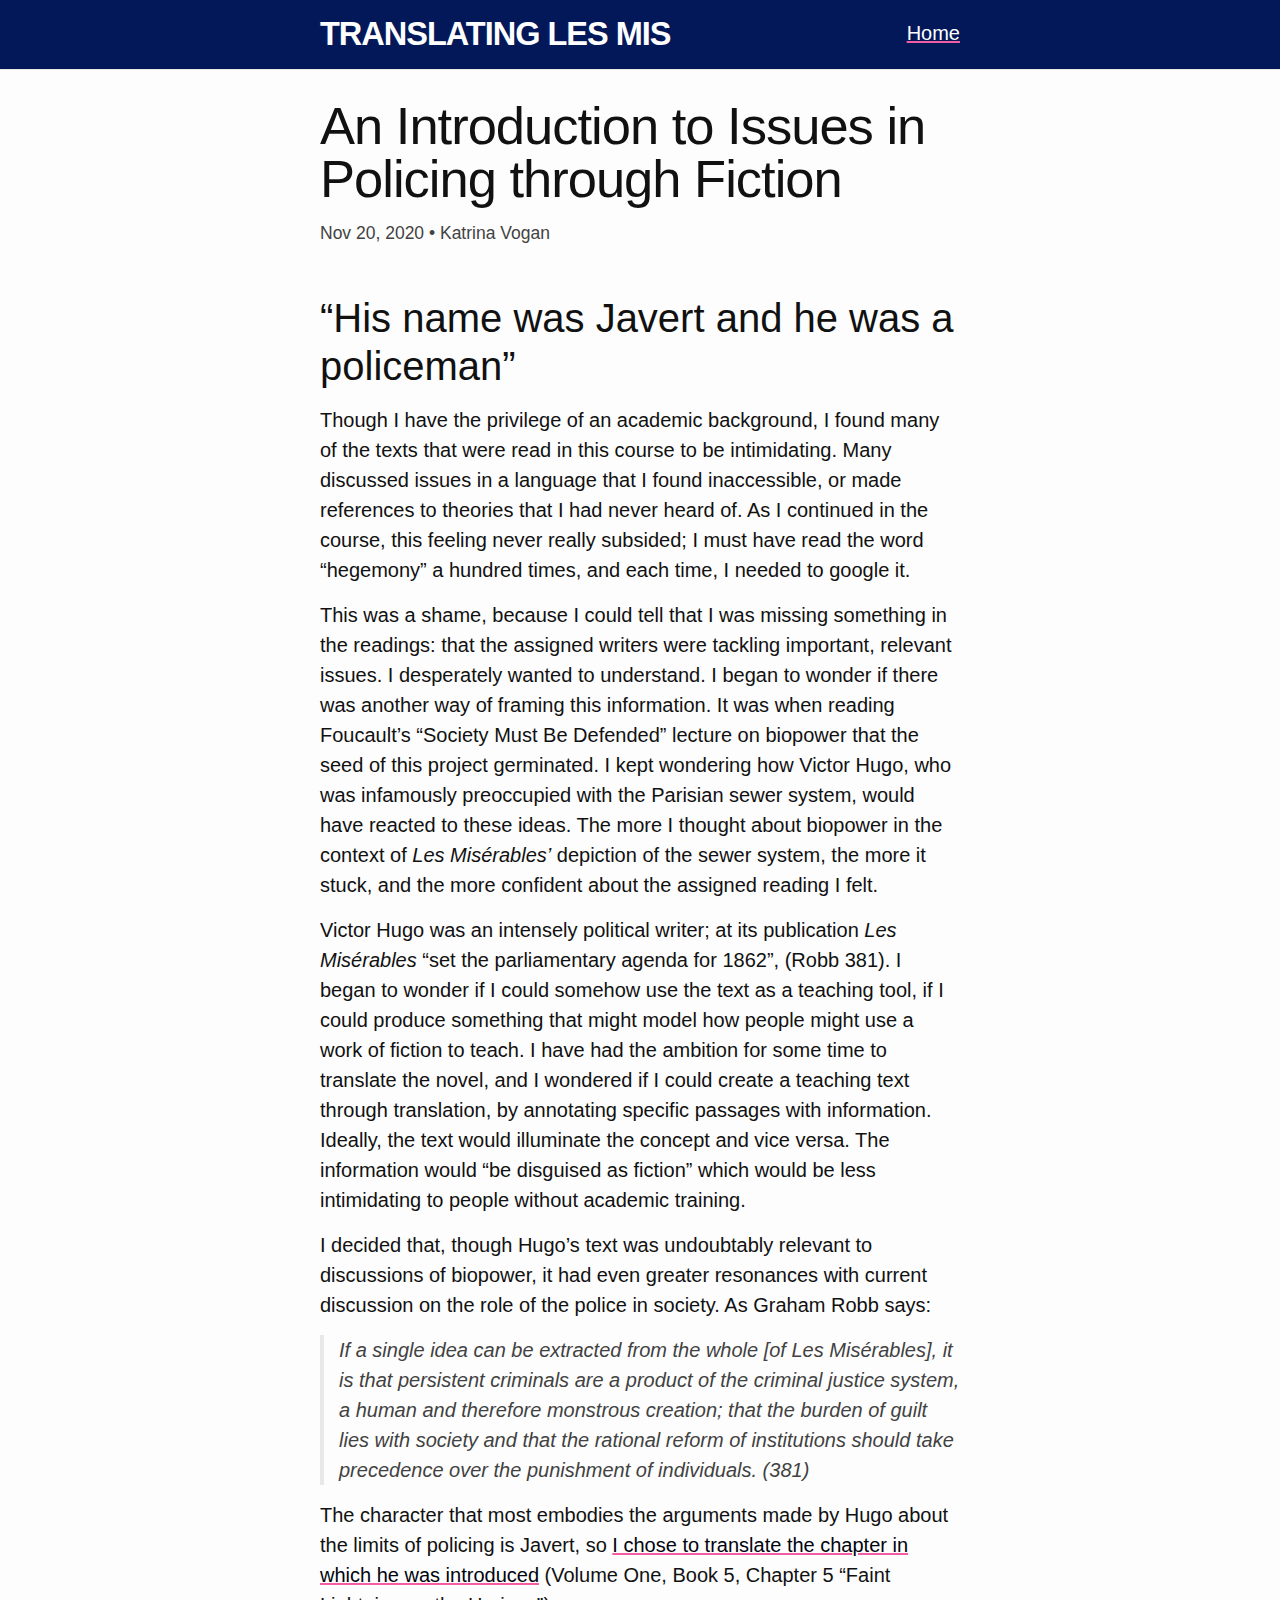
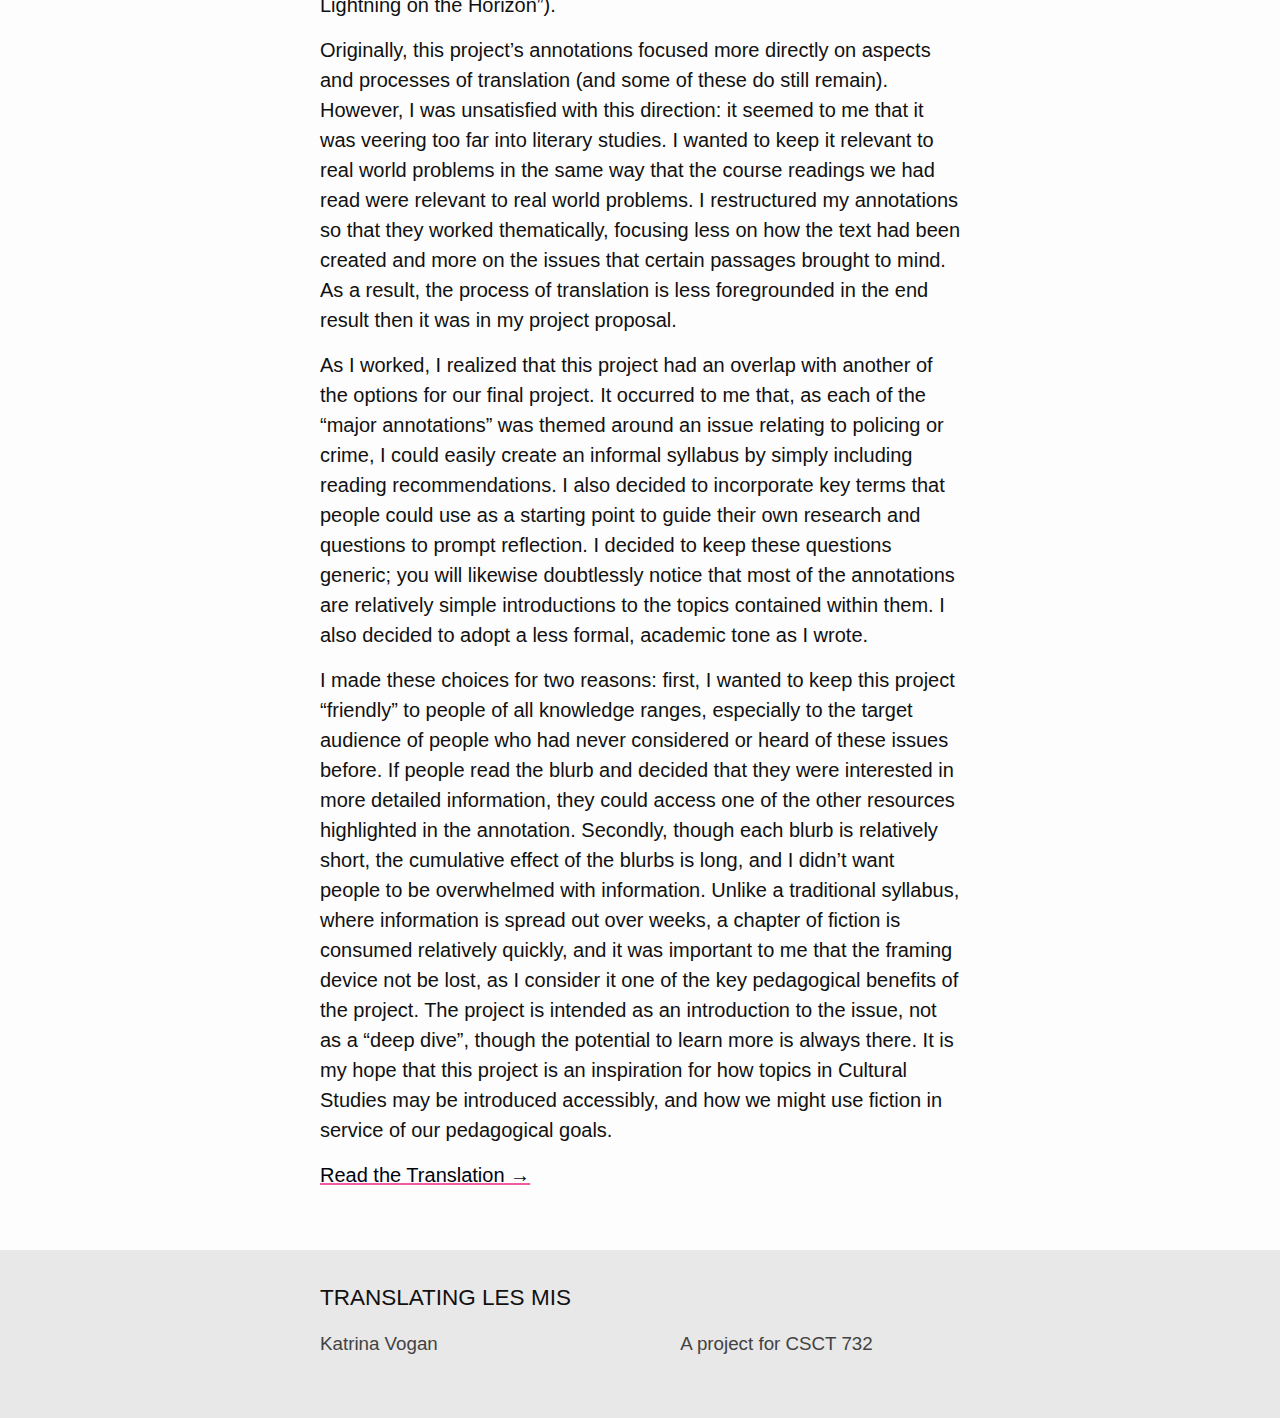
<file: les/mis/2020/11/20/Introduction.html>
<!DOCTYPE html>
<html lang="en"><head>
  <meta charset="utf-8">
  <meta http-equiv="X-UA-Compatible" content="IE=edge">
  <meta name="viewport" content="width=device-width, initial-scale=1"><!-- Begin Jekyll SEO tag v2.7.1 -->
<title>An Introduction to Issues in Policing through Fiction | TRANSLATING LES MIS</title>
<meta name="generator" content="Jekyll v4.1.1" />
<meta property="og:title" content="An Introduction to Issues in Policing through Fiction" />
<meta name="author" content="Katrina Vogan" />
<meta property="og:locale" content="en_US" />
<meta name="description" content="An explanation of the genesis and reasoning for the project." />
<meta property="og:description" content="An explanation of the genesis and reasoning for the project." />
<link rel="canonical" href="https://csct.katrinavogan.com/les/mis/2020/11/20/Introduction.html" />
<meta property="og:url" content="https://csct.katrinavogan.com/les/mis/2020/11/20/Introduction.html" />
<meta property="og:site_name" content="TRANSLATING LES MIS" />
<meta property="og:type" content="article" />
<meta property="article:published_time" content="2020-11-20T22:00:00-05:00" />
<meta name="twitter:card" content="summary" />
<meta property="twitter:title" content="An Introduction to Issues in Policing through Fiction" />
<script type="application/ld+json">
{"url":"https://csct.katrinavogan.com/les/mis/2020/11/20/Introduction.html","headline":"An Introduction to Issues in Policing through Fiction","dateModified":"2020-11-20T22:00:00-05:00","datePublished":"2020-11-20T22:00:00-05:00","author":{"@type":"Person","name":"Katrina Vogan"},"mainEntityOfPage":{"@type":"WebPage","@id":"https://csct.katrinavogan.com/les/mis/2020/11/20/Introduction.html"},"description":"An explanation of the genesis and reasoning for the project.","@type":"BlogPosting","@context":"https://schema.org"}</script>
<!-- End Jekyll SEO tag -->
<link rel="stylesheet" href="/assets/main.css"><link type="application/atom+xml" rel="alternate" href="https://csct.katrinavogan.com/feed.xml" title="TRANSLATING LES MIS" /><!-- generics -->
  <link rel="icon" href="/favicons/favicon32.png" sizes="32x32">
  <link rel="icon" href="/favicons/favicon57.png" sizes="57x57">
  <link rel="icon" href="/favicons/favicon76.png" sizes="76x76">
  <link rel="icon" href="/favicons/favicon96.png" sizes="96x96">
  <link rel="icon" href="/favicons/favicon128.png" sizes="128x128">
  <link rel="icon" href="/favicons/favicon192.png" sizes="192x192">
  <link rel="icon" href="/favicons/favicon228.png" sizes="228x228">

  <!-- Android -->
  <link rel="shortcut icon" sizes="196x196" href="/favicons/favicon196.png">

  <!-- iOS -->
  <link rel="apple-touch-icon" href="/favicons/favicon120.png" sizes="120x120">
  <link rel="apple-touch-icon" href="/favicons/favicon152.png" sizes="152x152">
  <link rel="apple-touch-icon" href="/favicons/favicon180.png" sizes="180x180">
</head>
<body><header class="site-header" role="banner">

  <div class="wrapper"><a class="site-title" rel="author" href="/">TRANSLATING LES&nbsp;MIS</a>
    <!-- <a class="site-title" rel="author" href="/">TRANSLATING LES MIS</a> --><nav class="site-nav">
        <input type="checkbox" id="nav-trigger" class="nav-trigger" />
        <label for="nav-trigger">
          <span class="menu-icon">
            <svg viewBox="0 0 18 15" width="18px" height="15px">
              <path d="M18,1.484c0,0.82-0.665,1.484-1.484,1.484H1.484C0.665,2.969,0,2.304,0,1.484l0,0C0,0.665,0.665,0,1.484,0 h15.032C17.335,0,18,0.665,18,1.484L18,1.484z M18,7.516C18,8.335,17.335,9,16.516,9H1.484C0.665,9,0,8.335,0,7.516l0,0 c0-0.82,0.665-1.484,1.484-1.484h15.032C17.335,6.031,18,6.696,18,7.516L18,7.516z M18,13.516C18,14.335,17.335,15,16.516,15H1.484 C0.665,15,0,14.335,0,13.516l0,0c0-0.82,0.665-1.483,1.484-1.483h15.032C17.335,12.031,18,12.695,18,13.516L18,13.516z"/>
            </svg>
          </span>
        </label>

        <div class="trigger"><a class="page-link" href="/">Home</a>
        </div>
      </nav></div>
</header>
<main class="page-content" aria-label="Content">
      <div class="wrapper">
        <article class="post h-entry" itemscope itemtype="http://schema.org/BlogPosting">

  <header class="post-header">
    <h1 class="post-title p-name" itemprop="name headline">An Introduction to Issues in Policing through Fiction</h1>
    <p class="post-meta">
      <time class="dt-published" datetime="2020-11-20T22:00:00-05:00" itemprop="datePublished">Nov 20, 2020
      </time>• <span itemprop="author" itemscope itemtype="http://schema.org/Person"><span class="p-author h-card" itemprop="name">Katrina Vogan</span></span></p>
      <script defer src="/scripts/footnotes2.js"></script>
  </header>

  <div class="post-content e-content" itemprop="articleBody">
    <h2 id="his-name-was-javert-and-he-was-a-policeman">“His name was Javert and he was a policeman”</h2>

<p>Though I have the privilege of an academic background, I found many of the texts that were read in this course to be intimidating. Many discussed issues in a language that I found inaccessible, or made references to theories that I had never heard of. As I continued in the course, this feeling never really subsided; I must have read the word “hegemony” a hundred times, and each time, I needed to google it.</p>

<p>This was a shame, because I could tell that I was missing something in the readings: that the assigned writers were tackling important, relevant issues. I desperately wanted to understand. I began to wonder if there was another way of framing this information. It was when reading Foucault’s “Society Must Be Defended” lecture on biopower that the seed of this project germinated. I kept wondering how Victor Hugo, who was infamously preoccupied with the Parisian sewer system, would have reacted to these ideas. The more I thought about biopower in the context of <em>Les Misérables’</em> depiction of the sewer system, the more it stuck, and the more confident about the assigned reading I felt.</p>

<p>Victor Hugo was an intensely political writer; at its publication <em>Les Misérables</em> “set the parliamentary agenda for 1862”, (Robb 381). I began to wonder if I could somehow use the text as a teaching tool, if I could produce something that might model how people might use a work of fiction to teach. I have had the ambition for some time to translate the novel, and I wondered if I could create a teaching text through translation, by annotating specific passages with information. Ideally, the text would illuminate the concept and vice versa. The information would “be disguised as fiction” which would be less intimidating to people without academic training.</p>

<p>I decided that, though Hugo’s text was undoubtably relevant to discussions of biopower, it had even greater resonances with current discussion on the role of the police in society. As Graham Robb says:</p>

<blockquote>
  <p><em>If a single idea can be extracted from the whole [of</em> Les Misérables<em>], it is that persistent criminals are a product of the criminal justice system, a human and therefore monstrous creation; that the burden of guilt lies with society and that the rational reform of institutions should take precedence over the punishment of individuals.</em> (381)</p>
</blockquote>

<p>The character that most embodies the arguments made by Hugo about the limits of policing is Javert, so <a href="/les/mis/2020/11/20/Faint-Lightning-on-the-Horizon.html">I chose to translate the chapter in which he was introduced</a> (Volume One, Book 5, Chapter 5 “Faint Lightning on the Horizon”).</p>

<p>Originally, this project’s annotations focused more directly on aspects and processes of translation (and some of these do still remain). However, I was unsatisfied with this direction: it seemed to me that it was veering too far into literary studies. I wanted to keep it relevant to real world problems in the same way that the course readings we had read were relevant to real world problems. I restructured my annotations so that they worked thematically, focusing less on how the text had been created and more on the issues that certain passages brought to mind. As a result, the process of translation is less foregrounded in the end result then it was in my project proposal.</p>

<p>As I worked, I realized that this project had an overlap with another of the options for our final project. It occurred to me that, as each of the “major annotations” was themed around an issue relating to policing or crime, I could easily create an informal syllabus by simply including reading recommendations. I also decided to incorporate key terms that people could use as a starting point to guide their own research and questions to prompt reflection. I decided to keep these questions generic; you will likewise doubtlessly notice that most of the annotations are relatively simple introductions to the topics contained within them. I also decided to adopt a less formal, academic tone as I wrote.</p>

<p>I made these choices for two reasons: first, I wanted to keep this project “friendly” to people of all knowledge ranges, especially to the target audience of people who had never considered or heard of these issues before. If people read the blurb and decided that they were interested in more detailed information, they could access one of the other resources highlighted in the annotation. Secondly, though each blurb is relatively short, the cumulative effect of the blurbs is long, and I didn’t want people to be overwhelmed with information. Unlike a traditional syllabus, where information is spread out over weeks, a chapter of fiction is consumed relatively quickly, and it was important to me that the framing device not be lost, as I consider it one of the key pedagogical benefits of the project. The project is intended as an introduction to the issue, not as a “deep dive”, though the potential to learn more is always there. It is my hope that this project is an inspiration for how topics in Cultural Studies may be introduced accessibly, and how we might use fiction in service of our pedagogical goals.</p>

<p><a href="/les/mis/2020/11/20/Faint-Lightning-on-the-Horizon.html">Read the Translation →</a></p>

  </div><a class="u-url" href="/les/mis/2020/11/20/Introduction.html" hidden></a>
</article>

      </div>
    </main><footer class="site-footer h-card">
  <data class="u-url" href="/"></data>

  <div class="wrapper">

    <h2 class="footer-heading">TRANSLATING LES MIS</h2>

    <div class="footer-col-wrapper">
      <div class="footer-col footer-col-1">
        <ul class="contact-list">
          <li class="p-name">Katrina Vogan</li></ul>
      </div>

      <div class="footer-col footer-col-2"><ul class="social-media-list"></ul>
</div>

      <div class="footer-col footer-col-3">
        <p>A project for CSCT 732</p>
      </div>
    </div>

  </div>

</footer>
</body>

</html>
</file>
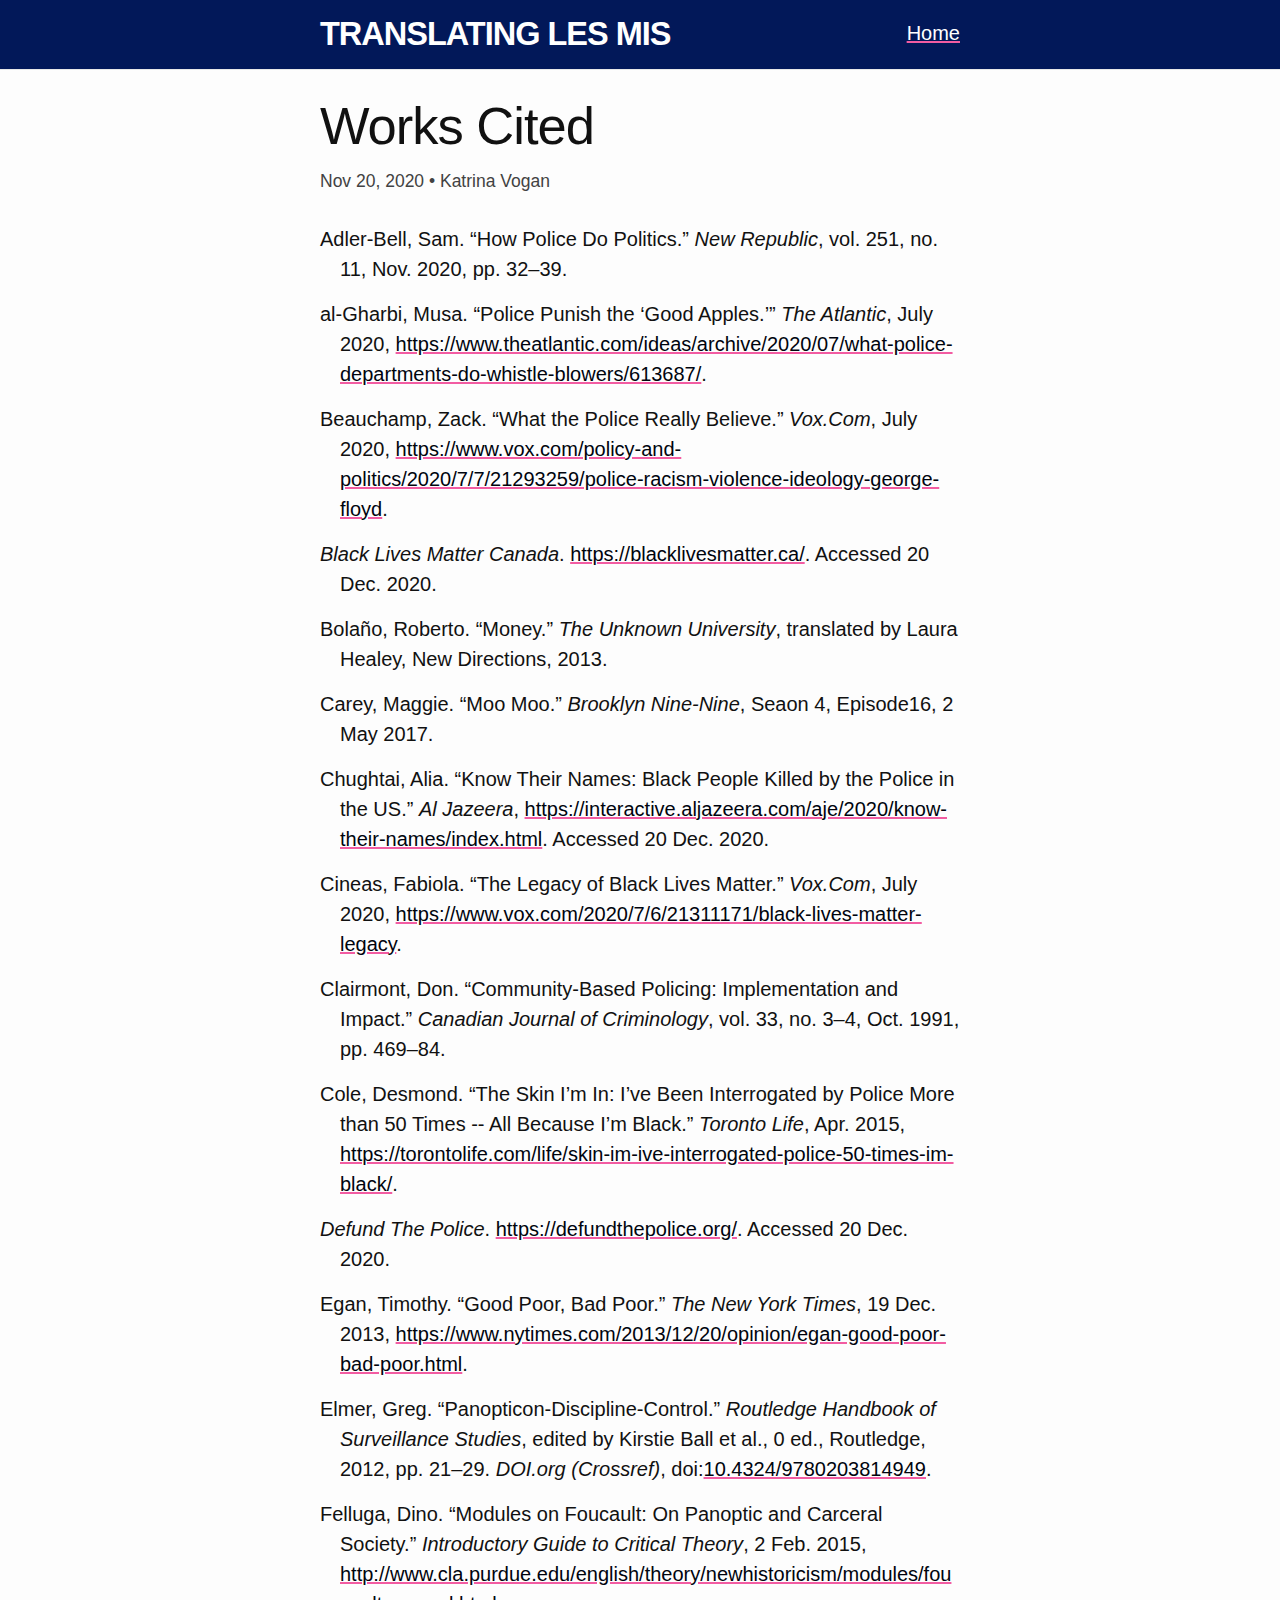
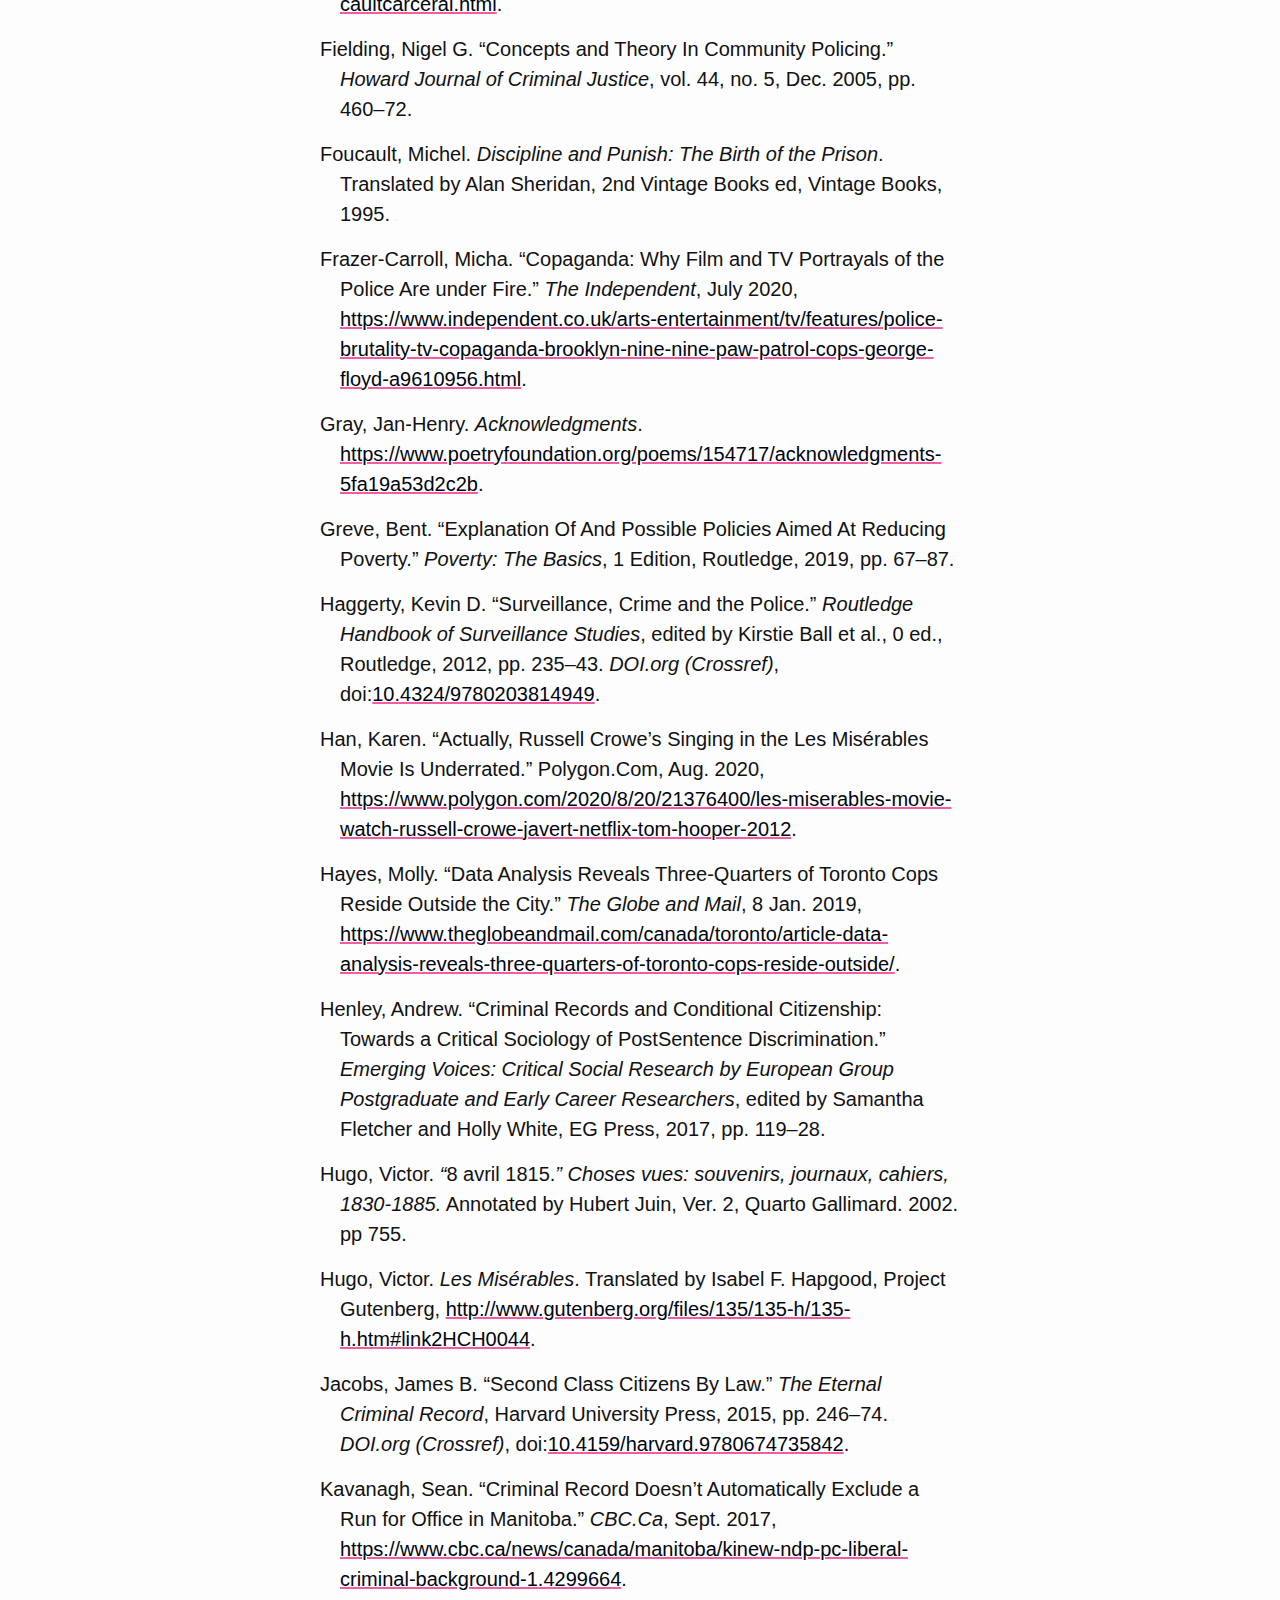
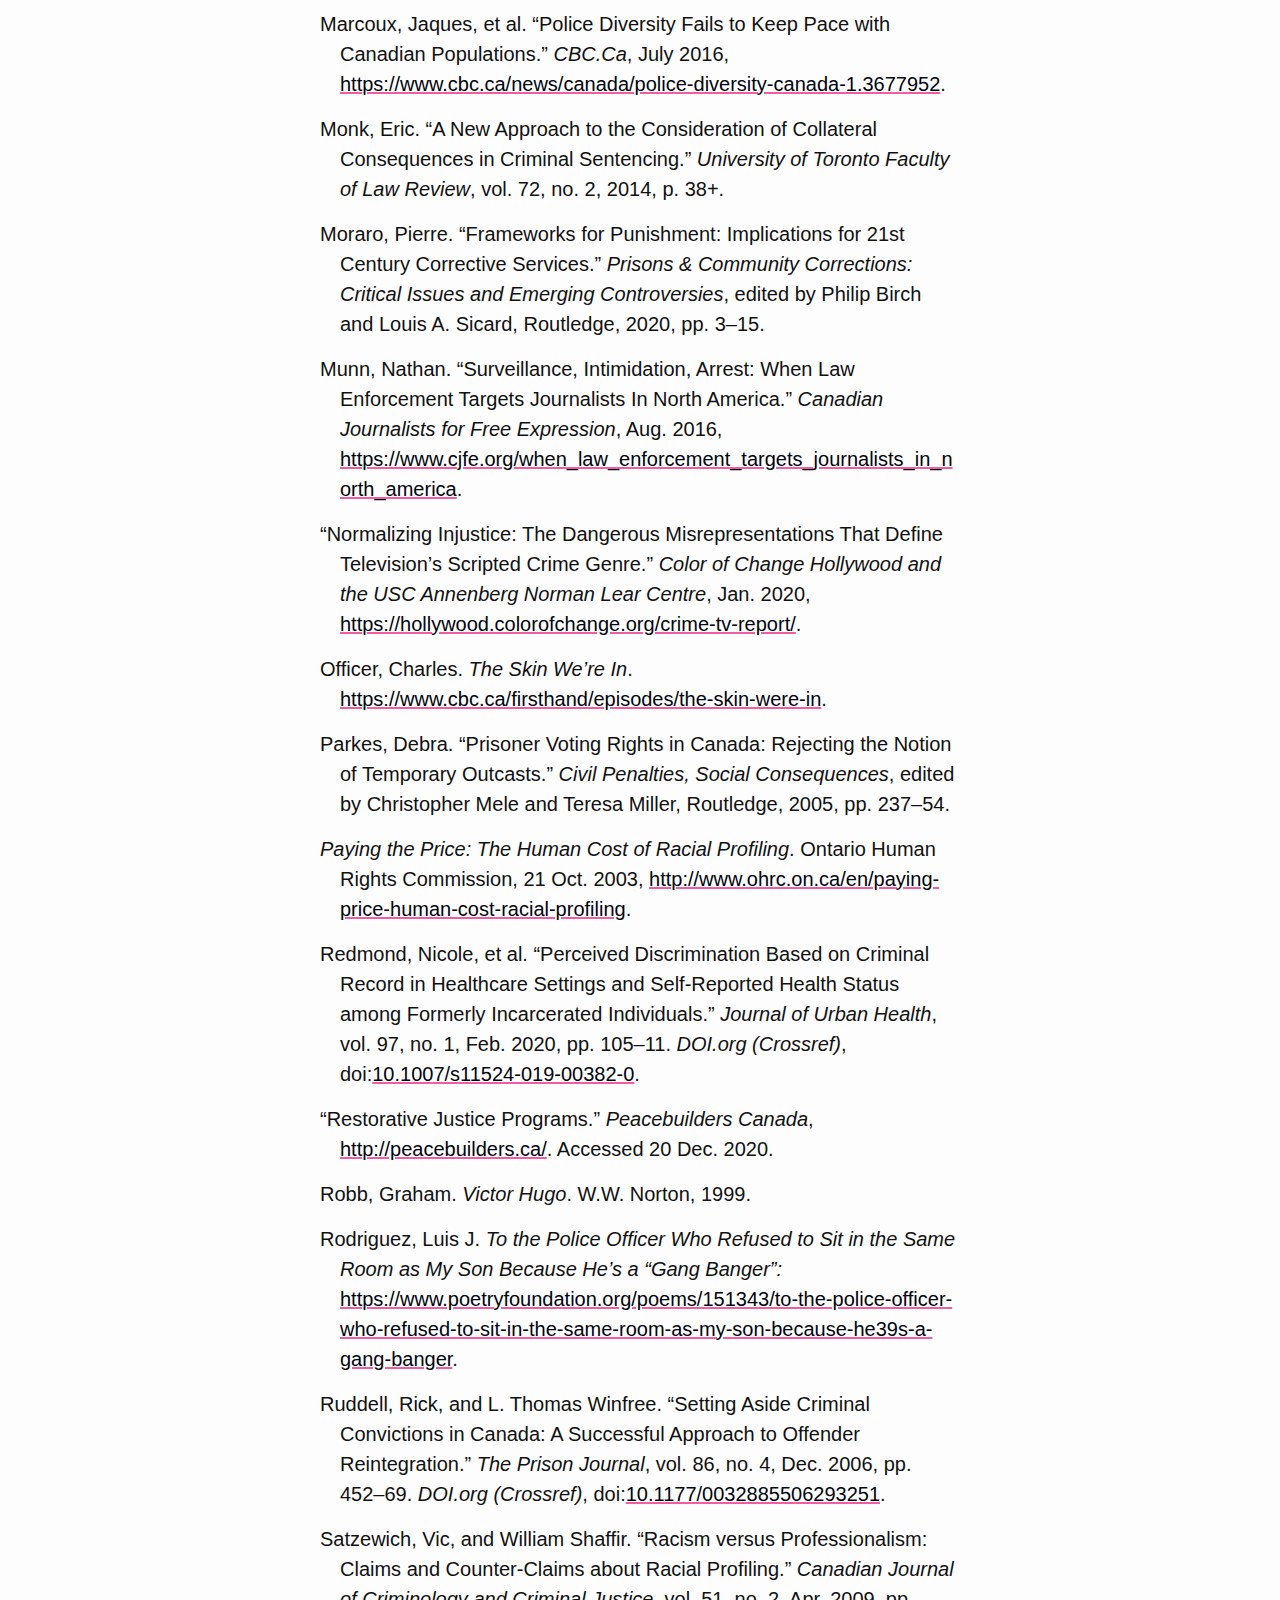
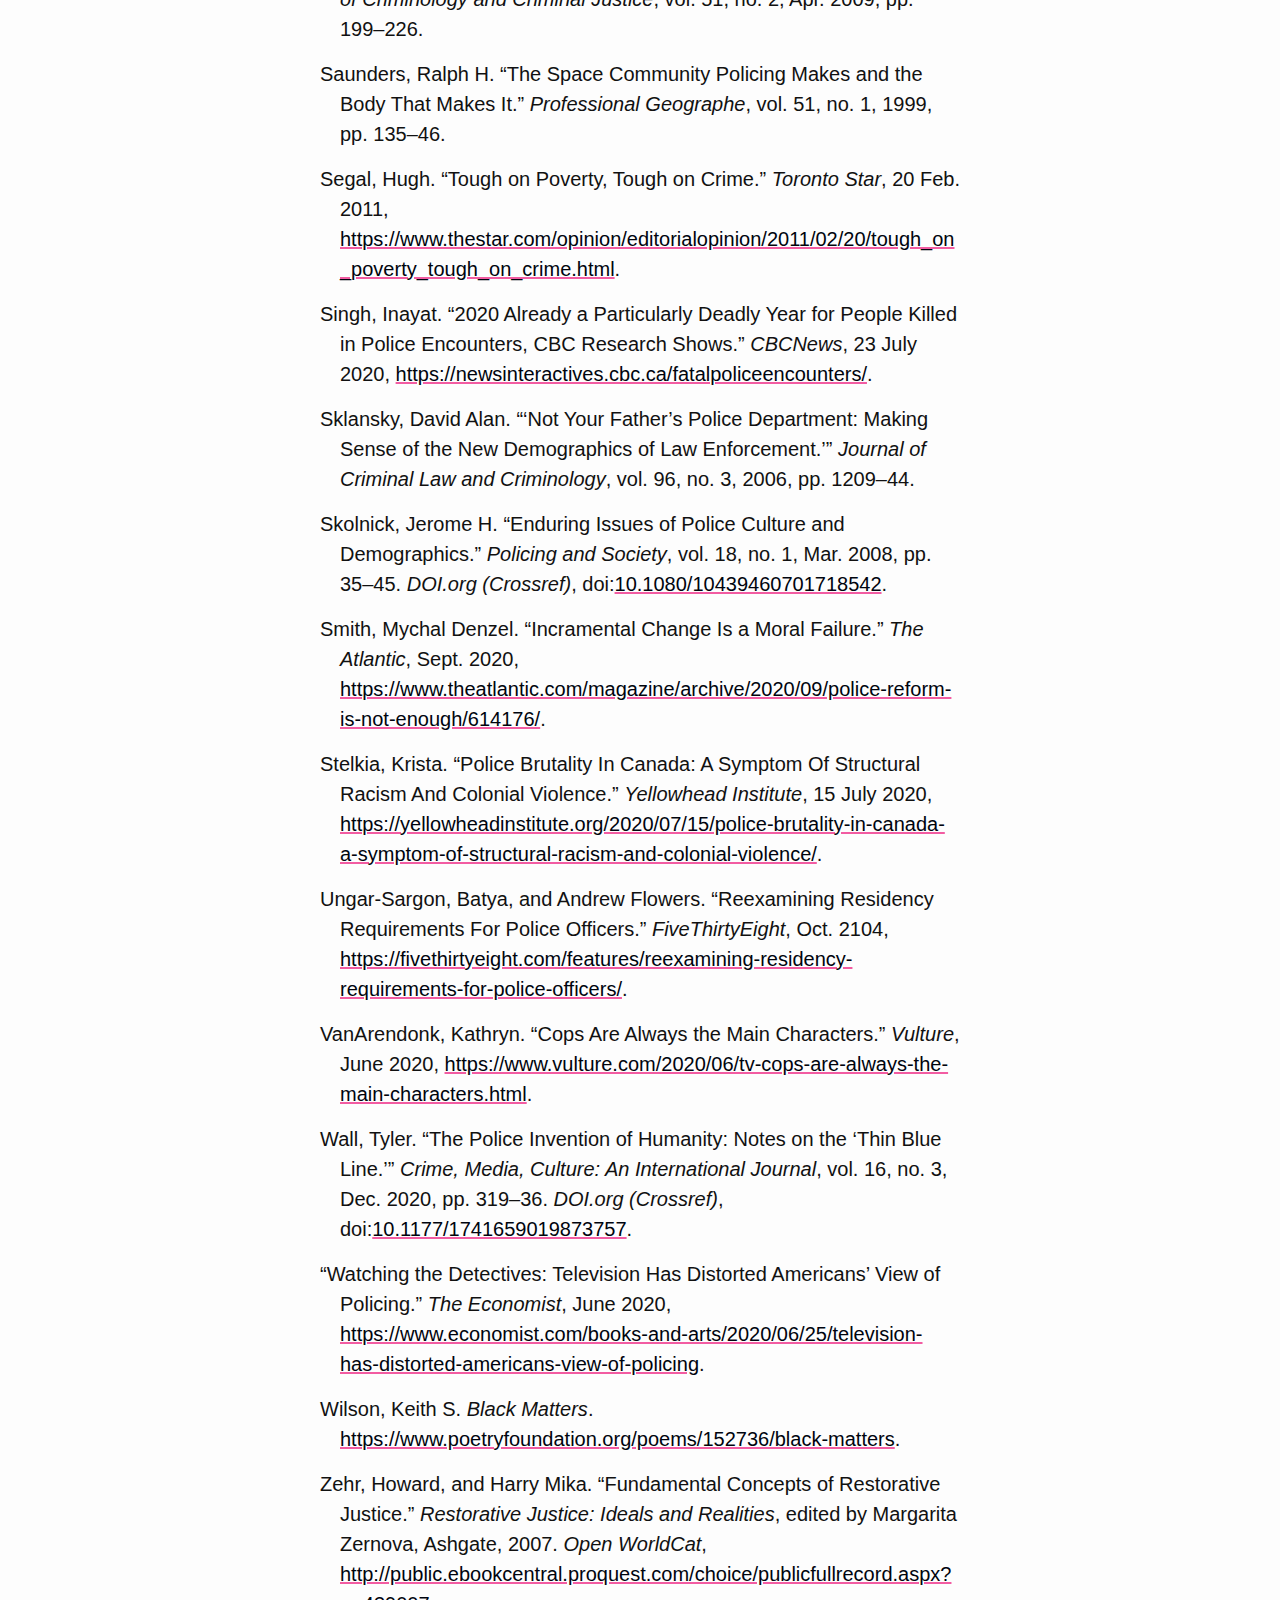
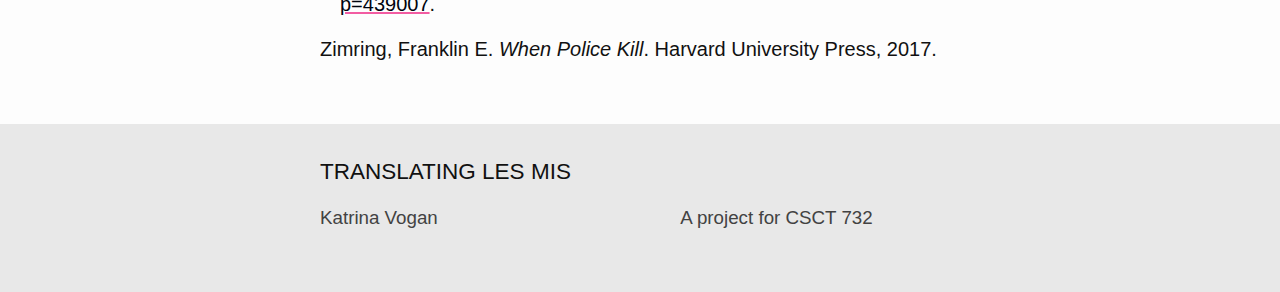
<file: les/mis/2020/11/20/Works-Cited.html>
<!DOCTYPE html>
<html lang="en"><head>
  <meta charset="utf-8">
  <meta http-equiv="X-UA-Compatible" content="IE=edge">
  <meta name="viewport" content="width=device-width, initial-scale=1"><!-- Begin Jekyll SEO tag v2.7.1 -->
<title>Works Cited | TRANSLATING LES MIS</title>
<meta name="generator" content="Jekyll v4.1.1" />
<meta property="og:title" content="Works Cited" />
<meta name="author" content="Katrina Vogan" />
<meta property="og:locale" content="en_US" />
<meta name="description" content="A project for CSCT 732" />
<meta property="og:description" content="A project for CSCT 732" />
<link rel="canonical" href="https://csct.katrinavogan.com/les/mis/2020/11/20/Works-Cited.html" />
<meta property="og:url" content="https://csct.katrinavogan.com/les/mis/2020/11/20/Works-Cited.html" />
<meta property="og:site_name" content="TRANSLATING LES MIS" />
<meta property="og:type" content="article" />
<meta property="article:published_time" content="2020-11-20T20:00:00-05:00" />
<meta name="twitter:card" content="summary" />
<meta property="twitter:title" content="Works Cited" />
<script type="application/ld+json">
{"url":"https://csct.katrinavogan.com/les/mis/2020/11/20/Works-Cited.html","headline":"Works Cited","dateModified":"2020-11-20T20:00:00-05:00","datePublished":"2020-11-20T20:00:00-05:00","author":{"@type":"Person","name":"Katrina Vogan"},"mainEntityOfPage":{"@type":"WebPage","@id":"https://csct.katrinavogan.com/les/mis/2020/11/20/Works-Cited.html"},"description":"A project for CSCT 732","@type":"BlogPosting","@context":"https://schema.org"}</script>
<!-- End Jekyll SEO tag -->
<link rel="stylesheet" href="/assets/main.css"><link type="application/atom+xml" rel="alternate" href="https://csct.katrinavogan.com/feed.xml" title="TRANSLATING LES MIS" /><!-- generics -->
  <link rel="icon" href="/favicons/favicon32.png" sizes="32x32">
  <link rel="icon" href="/favicons/favicon57.png" sizes="57x57">
  <link rel="icon" href="/favicons/favicon76.png" sizes="76x76">
  <link rel="icon" href="/favicons/favicon96.png" sizes="96x96">
  <link rel="icon" href="/favicons/favicon128.png" sizes="128x128">
  <link rel="icon" href="/favicons/favicon192.png" sizes="192x192">
  <link rel="icon" href="/favicons/favicon228.png" sizes="228x228">

  <!-- Android -->
  <link rel="shortcut icon" sizes="196x196" href="/favicons/favicon196.png">

  <!-- iOS -->
  <link rel="apple-touch-icon" href="/favicons/favicon120.png" sizes="120x120">
  <link rel="apple-touch-icon" href="/favicons/favicon152.png" sizes="152x152">
  <link rel="apple-touch-icon" href="/favicons/favicon180.png" sizes="180x180">
</head>
<body><header class="site-header" role="banner">

  <div class="wrapper"><a class="site-title" rel="author" href="/">TRANSLATING LES&nbsp;MIS</a>
    <!-- <a class="site-title" rel="author" href="/">TRANSLATING LES MIS</a> --><nav class="site-nav">
        <input type="checkbox" id="nav-trigger" class="nav-trigger" />
        <label for="nav-trigger">
          <span class="menu-icon">
            <svg viewBox="0 0 18 15" width="18px" height="15px">
              <path d="M18,1.484c0,0.82-0.665,1.484-1.484,1.484H1.484C0.665,2.969,0,2.304,0,1.484l0,0C0,0.665,0.665,0,1.484,0 h15.032C17.335,0,18,0.665,18,1.484L18,1.484z M18,7.516C18,8.335,17.335,9,16.516,9H1.484C0.665,9,0,8.335,0,7.516l0,0 c0-0.82,0.665-1.484,1.484-1.484h15.032C17.335,6.031,18,6.696,18,7.516L18,7.516z M18,13.516C18,14.335,17.335,15,16.516,15H1.484 C0.665,15,0,14.335,0,13.516l0,0c0-0.82,0.665-1.483,1.484-1.483h15.032C17.335,12.031,18,12.695,18,13.516L18,13.516z"/>
            </svg>
          </span>
        </label>

        <div class="trigger"><a class="page-link" href="/">Home</a>
        </div>
      </nav></div>
</header>
<main class="page-content" aria-label="Content">
      <div class="wrapper">
        <article class="post h-entry" itemscope itemtype="http://schema.org/BlogPosting">

  <header class="post-header">
    <h1 class="post-title p-name" itemprop="name headline">Works Cited</h1>
    <p class="post-meta">
      <time class="dt-published" datetime="2020-11-20T20:00:00-05:00" itemprop="datePublished">Nov 20, 2020
      </time>• <span itemprop="author" itemscope itemtype="http://schema.org/Person"><span class="p-author h-card" itemprop="name">Katrina Vogan</span></span></p>
      <script defer src="/scripts/footnotes2.js"></script>
  </header>

  <div class="post-content e-content" itemprop="articleBody">
    <div class="works-cited">
  <p>Adler-Bell, Sam. “How Police Do Politics.” <em>New Republic</em>, vol. 251, no. 11, Nov. 2020, pp. 32–39.</p>

  <p>al-Gharbi, Musa. “Police Punish the ‘Good Apples.’” <em>The Atlantic</em>, July 2020, <a href="https://www.theatlantic.com/ideas/archive/2020/07/what-police-departments-do-whistle-blowers/613687/">https://www.theatlantic.com/ideas/archive/2020/07/what-police-departments-do-whistle-blowers/613687/</a>.</p>

  <p>Beauchamp, Zack. “What the Police Really Believe.” <em>Vox.Com</em>, July 2020, <a href="https://www.vox.com/policy-and-politics/2020/7/7/21293259/police-racism-violence-ideology-george-floyd">https://www.vox.com/policy-and-politics/2020/7/7/21293259/police-racism-violence-ideology-george-floyd</a>.</p>

  <p><em>Black Lives Matter Canada</em>. <a href="https://blacklivesmatter.ca/">https://blacklivesmatter.ca/</a>. Accessed 20 Dec. 2020.</p>

  <p>Bolaño, Roberto. “Money.” <em>The Unknown University</em>, translated by Laura Healey, New Directions, 2013.</p>

  <p>Carey, Maggie. “Moo Moo.” <em>Brooklyn Nine-Nine</em>, Seaon 4, Episode16, 2 May 2017.</p>

  <p>Chughtai, Alia. “Know Their Names: Black People Killed by the Police in the US.” <em>Al Jazeera</em>, <a href="https://interactive.aljazeera.com/aje/2020/know-their-names/index.html">https://interactive.aljazeera.com/aje/2020/know-their-names/index.html</a>. Accessed 20 Dec. 2020.</p>

  <p>Cineas, Fabiola. “The Legacy of Black Lives Matter.” <em>Vox.Com</em>, July 2020, <a href="https://www.vox.com/2020/7/6/21311171/black-lives-matter-legacy">https://www.vox.com/2020/7/6/21311171/black-lives-matter-legacy</a>.</p>

  <p>Clairmont, Don. “Community-Based Policing: Implementation and Impact.” <em>Canadian Journal of Criminology</em>, vol. 33, no. 3–4, Oct. 1991, pp. 469–84.</p>

  <p>Cole, Desmond. “The Skin I’m In: I’ve Been Interrogated by Police More than 50 Times -- All Because I’m Black.” <em>Toronto Life</em>, Apr. 2015, <a href="https://torontolife.com/life/skin-im-ive-interrogated-police-50-times-im-black/">https://torontolife.com/life/skin-im-ive-interrogated-police-50-times-im-black/</a>.</p>

  <p><em>Defund The Police</em>. <a href="https://defundthepolice.org/">https://defundthepolice.org/</a>. Accessed 20 Dec. 2020.</p>

  <p>Egan, Timothy. “Good Poor, Bad Poor.” <em>The New York Times</em>, 19 Dec. 2013, <a href="https://www.nytimes.com/2013/12/20/opinion/egan-good-poor-bad-poor.html">https://www.nytimes.com/2013/12/20/opinion/egan-good-poor-bad-poor.html</a>.</p>

  <p>Elmer, Greg. “Panopticon-Discipline-Control.” <em>Routledge Handbook of Surveillance Studies</em>, edited by Kirstie Ball et al., 0 ed., Routledge, 2012, pp. 21–29. <em>DOI.org (Crossref)</em>, doi:<a href="https://doi.org/10.4324/9780203814949">10.4324/9780203814949</a>.</p>

  <p>Felluga, Dino. “Modules on Foucault: On Panoptic and Carceral Society.” <em>Introductory Guide to Critical Theory</em>, 2 Feb. 2015, <a href="http://www.cla.purdue.edu/english/theory/newhistoricism/modules/foucaultcarceral.html">http://www.cla.purdue.edu/english/theory/newhistoricism/modules/foucaultcarceral.html</a>.</p>

  <p>Fielding, Nigel G. “Concepts and Theory In Community Policing.” <em>Howard Journal of Criminal Justice</em>, vol. 44, no. 5, Dec. 2005, pp. 460–72.</p>

  <p>Foucault, Michel. <em>Discipline and Punish: The Birth of the Prison</em>. Translated by Alan Sheridan, 2nd Vintage Books ed, Vintage Books, 1995.</p>

  <p>Frazer-Carroll, Micha. “Copaganda: Why Film and TV Portrayals of the Police Are under Fire.” <em>The Independent</em>, July 2020, <a href="https://www.independent.co.uk/arts-entertainment/tv/features/police-brutality-tv-copaganda-brooklyn-nine-nine-paw-patrol-cops-george-floyd-a9610956.html">https://www.independent.co.uk/arts-entertainment/tv/features/police-brutality-tv-copaganda-brooklyn-nine-nine-paw-patrol-cops-george-floyd-a9610956.html</a>.</p>

  <p>Gray, Jan-Henry. <em>Acknowledgments</em>. <a href="https://www.poetryfoundation.org/poems/154717/acknowledgments-5fa19a53d2c2b">https://www.poetryfoundation.org/poems/154717/acknowledgments-5fa19a53d2c2b</a>.</p>

  <p>Greve, Bent. “Explanation Of And Possible Policies Aimed At Reducing Poverty.” <em>Poverty: The Basics</em>, 1 Edition, Routledge, 2019, pp. 67–87.</p>

  <p>Haggerty, Kevin D. “Surveillance, Crime and the Police.” <em>Routledge Handbook of Surveillance Studies</em>, edited by Kirstie Ball et al., 0 ed., Routledge, 2012, pp. 235–43. <em>DOI.org (Crossref)</em>, doi:<a href="https://doi.org/10.4324/9780203814949">10.4324/9780203814949</a>.</p>

  <p>Han, Karen. “Actually, Russell Crowe’s Singing in the Les Misérables Movie Is Underrated.” Polygon.Com, Aug. 2020, <a href="https://www.polygon.com/2020/8/20/21376400/les-miserables-movie-watch-russell-crowe-javert-netflix-tom-hooper-2012">https://www.polygon.com/2020/8/20/21376400/les-miserables-movie-watch-russell-crowe-javert-netflix-tom-hooper-2012</a>.</p>

  <p>Hayes, Molly. “Data Analysis Reveals Three-Quarters of Toronto Cops Reside Outside the City.” <em>The Globe and Mail</em>, 8 Jan. 2019, <a href="https://www.theglobeandmail.com/canada/toronto/article-data-analysis-reveals-three-quarters-of-toronto-cops-reside-outside/">https://www.theglobeandmail.com/canada/toronto/article-data-analysis-reveals-three-quarters-of-toronto-cops-reside-outside/</a>.</p>

  <p>Henley, Andrew. “Criminal Records and Conditional Citizenship: Towards a Critical Sociology of PostSentence Discrimination.” <em>Emerging Voices: Critical Social Research by European Group Postgraduate and Early Career Researchers</em>, edited by Samantha Fletcher and Holly White, EG Press, 2017, pp. 119–28.</p>

  <p>Hugo, Victor. <em>“</em>8 avril 1815.<em>” Choses vues: souvenirs, journaux, cahiers, 1830-1885.</em> Annotated by Hubert Juin, Ver. 2, Quarto Gallimard. 2002. pp 755.</p>

  <p>Hugo, Victor. <em>Les Misérables</em>. Translated by Isabel F. Hapgood, Project Gutenberg, <a href="http://www.gutenberg.org/files/135/135-h/135-h.htm#link2HCH0044">http://www.gutenberg.org/files/135/135-h/135-h.htm#link2HCH0044</a>.</p>

  <p>Jacobs, James B. “Second Class Citizens By Law.” <em>The Eternal Criminal Record</em>, Harvard University Press, 2015, pp. 246–74. <em>DOI.org (Crossref)</em>, doi:<a href="https://doi.org/10.4159/harvard.9780674735842">10.4159/harvard.9780674735842</a>.</p>

  <p>Kavanagh, Sean. “Criminal Record Doesn’t Automatically Exclude a Run for Office in Manitoba.” <em>CBC.Ca</em>, Sept. 2017, <a href="https://www.cbc.ca/news/canada/manitoba/kinew-ndp-pc-liberal-criminal-background-1.4299664">https://www.cbc.ca/news/canada/manitoba/kinew-ndp-pc-liberal-criminal-background-1.4299664</a>.</p>

  <p>Marcoux, Jaques, et al. “Police Diversity Fails to Keep Pace with Canadian Populations.” <em>CBC.Ca</em>, July 2016, <a href="https://www.cbc.ca/news/canada/police-diversity-canada-1.3677952">https://www.cbc.ca/news/canada/police-diversity-canada-1.3677952</a>.</p>

  <p>Monk, Eric. “A New Approach to the Consideration of Collateral Consequences in Criminal Sentencing.” <em>University of Toronto Faculty of Law Review</em>, vol. 72, no. 2, 2014, p. 38+.</p>

  <p>Moraro, Pierre. “Frameworks for Punishment: Implications for 21st Century Corrective Services.” <em>Prisons &amp; Community Corrections: Critical Issues and Emerging Controversies</em>, edited by Philip Birch and Louis A. Sicard, Routledge, 2020, pp. 3–15.</p>

  <p>Munn, Nathan. “Surveillance, Intimidation, Arrest: When Law Enforcement Targets Journalists In North America.” <em>Canadian Journalists for Free Expression</em>, Aug. 2016, <a href="https://www.cjfe.org/when_law_enforcement_targets_journalists_in_north_america">https://www.cjfe.org/when_law_enforcement_targets_journalists_in_north_america</a>.</p>

  <p>“Normalizing Injustice: The Dangerous Misrepresentations That Define Television’s Scripted Crime Genre.” <em>Color of Change Hollywood and the USC Annenberg Norman Lear Centre</em>, Jan. 2020, <a href="https://hollywood.colorofchange.org/crime-tv-report/">https://hollywood.colorofchange.org/crime-tv-report/</a>.</p>

  <p>Officer, Charles. <em>The Skin We’re In</em>. <a href="https://www.cbc.ca/firsthand/episodes/the-skin-were-in">https://www.cbc.ca/firsthand/episodes/the-skin-were-in</a>.</p>

  <p>Parkes, Debra. “Prisoner Voting Rights in Canada: Rejecting the Notion of Temporary Outcasts.” <em>Civil Penalties, Social Consequences</em>, edited by Christopher Mele and Teresa Miller, Routledge, 2005, pp. 237–54.</p>

  <p><em>Paying the Price: The Human Cost of Racial Profiling</em>. Ontario Human Rights Commission, 21 Oct. 2003, <a href="http://www.ohrc.on.ca/en/paying-price-human-cost-racial-profiling">http://www.ohrc.on.ca/en/paying-price-human-cost-racial-profiling</a>.</p>

  <p>Redmond, Nicole, et al. “Perceived Discrimination Based on Criminal Record in Healthcare Settings and Self-Reported Health Status among Formerly Incarcerated Individuals.” <em>Journal of Urban Health</em>, vol. 97, no. 1, Feb. 2020, pp. 105–11. <em>DOI.org (Crossref)</em>, doi:<a href="https://doi.org/10.1007/s11524-019-00382-0">10.1007/s11524-019-00382-0</a>.</p>

  <p>“Restorative Justice Programs.” <em>Peacebuilders Canada</em>, <a href="http://peacebuilders.ca/">http://peacebuilders.ca/</a>. Accessed 20 Dec. 2020.</p>

  <p>Robb, Graham. <em>Victor Hugo</em>. W.W. Norton, 1999.</p>

  <p>Rodriguez, Luis J. <em>To the Police Officer Who Refused to Sit in the Same Room as My Son Because He’s a “Gang Banger”:</em> <a href="https://www.poetryfoundation.org/poems/151343/to-the-police-officer-who-refused-to-sit-in-the-same-room-as-my-son-because-he39s-a-gang-banger">https://www.poetryfoundation.org/poems/151343/to-the-police-officer-who-refused-to-sit-in-the-same-room-as-my-son-because-he39s-a-gang-banger</a>.</p>

  <p>Ruddell, Rick, and L. Thomas Winfree. “Setting Aside Criminal Convictions in Canada: A Successful Approach to Offender Reintegration.” <em>The Prison Journal</em>, vol. 86, no. 4, Dec. 2006, pp. 452–69. <em>DOI.org (Crossref)</em>, doi:<a href="https://doi.org/10.1177/0032885506293251">10.1177/0032885506293251</a>.</p>

  <p>Satzewich, Vic, and William Shaffir. “Racism versus Professionalism: Claims and Counter-Claims about Racial Profiling.” <em>Canadian Journal of Criminology and Criminal Justice</em>, vol. 51, no. 2, Apr. 2009, pp. 199–226.</p>

  <p>Saunders, Ralph H. “The Space Community Policing Makes and the Body That Makes It.” <em>Professional Geographe</em>, vol. 51, no. 1, 1999, pp. 135–46.</p>

  <p>Segal, Hugh. “Tough on Poverty, Tough on Crime.” <em>Toronto Star</em>, 20 Feb. 2011, <a href="https://www.thestar.com/opinion/editorialopinion/2011/02/20/tough_on_poverty_tough_on_crime.html">https://www.thestar.com/opinion/editorialopinion/2011/02/20/tough_on_poverty_tough_on_crime.html</a>.</p>

  <p>Singh, Inayat. “2020 Already a Particularly Deadly Year for People Killed in Police Encounters, CBC Research Shows.” <em>CBCNews</em>, 23 July 2020, <a href="https://newsinteractives.cbc.ca/fatalpoliceencounters/">https://newsinteractives.cbc.ca/fatalpoliceencounters/</a>.</p>

  <p>Sklansky, David Alan. “‘Not Your Father’s Police Department: Making Sense of the New Demographics of Law Enforcement.’” <em>Journal of Criminal Law and Criminology</em>, vol. 96, no. 3, 2006, pp. 1209–44.</p>

  <p>Skolnick, Jerome H. “Enduring Issues of Police Culture and Demographics.” <em>Policing and Society</em>, vol. 18, no. 1, Mar. 2008, pp. 35–45. <em>DOI.org (Crossref)</em>, doi:<a href="https://doi.org/10.1080/10439460701718542">10.1080/10439460701718542</a>.</p>

  <p>Smith, Mychal Denzel. “Incramental Change Is a Moral Failure.” <em>The Atlantic</em>, Sept. 2020, <a href="https://www.theatlantic.com/magazine/archive/2020/09/police-reform-is-not-enough/614176/">https://www.theatlantic.com/magazine/archive/2020/09/police-reform-is-not-enough/614176/</a>.</p>

  <p>Stelkia, Krista. “Police Brutality In Canada: A Symptom Of Structural Racism And Colonial Violence.” <em>Yellowhead Institute</em>, 15 July 2020, <a href="https://yellowheadinstitute.org/2020/07/15/police-brutality-in-canada-a-symptom-of-structural-racism-and-colonial-violence/">https://yellowheadinstitute.org/2020/07/15/police-brutality-in-canada-a-symptom-of-structural-racism-and-colonial-violence/</a>.</p>

  <p>Ungar-Sargon, Batya, and Andrew Flowers. “Reexamining Residency Requirements For Police Officers.” <em>FiveThirtyEight</em>, Oct. 2104, <a href="https://fivethirtyeight.com/features/reexamining-residency-requirements-for-police-officers/">https://fivethirtyeight.com/features/reexamining-residency-requirements-for-police-officers/</a>.</p>

  <p>VanArendonk, Kathryn. “Cops Are Always the Main Characters.” <em>Vulture</em>, June 2020, <a href="https://www.vulture.com/2020/06/tv-cops-are-always-the-main-characters.html">https://www.vulture.com/2020/06/tv-cops-are-always-the-main-characters.html</a>.</p>

  <p>Wall, Tyler. “The Police Invention of Humanity: Notes on the ‘Thin Blue Line.’” <em>Crime, Media, Culture: An International Journal</em>, vol. 16, no. 3, Dec. 2020, pp. 319–36. <em>DOI.org (Crossref)</em>, doi:<a href="https://doi.org/10.1177/1741659019873757">10.1177/1741659019873757</a>.</p>

  <p>“Watching the Detectives: Television Has Distorted Americans’ View of Policing.” <em>The Economist</em>, June 2020, <a href="https://www.economist.com/books-and-arts/2020/06/25/television-has-distorted-americans-view-of-policing">https://www.economist.com/books-and-arts/2020/06/25/television-has-distorted-americans-view-of-policing</a>.</p>

  <p>Wilson, Keith S. <em>Black Matters</em>. <a href="https://www.poetryfoundation.org/poems/152736/black-matters">https://www.poetryfoundation.org/poems/152736/black-matters</a>.</p>

  <p>Zehr, Howard, and Harry Mika. “Fundamental Concepts of Restorative Justice.” <em>Restorative Justice: Ideals and Realities</em>, edited by Margarita Zernova, Ashgate, 2007. <em>Open WorldCat</em>, <a href="http://public.ebookcentral.proquest.com/choice/publicfullrecord.aspx?p=439007">http://public.ebookcentral.proquest.com/choice/publicfullrecord.aspx?p=439007</a>.</p>

  <p>Zimring, Franklin E. <em>When Police Kill</em>. Harvard University Press, 2017.</p>
  <div>
</div>
</div>

  </div><a class="u-url" href="/les/mis/2020/11/20/Works-Cited.html" hidden></a>
</article>

      </div>
    </main><footer class="site-footer h-card">
  <data class="u-url" href="/"></data>

  <div class="wrapper">

    <h2 class="footer-heading">TRANSLATING LES MIS</h2>

    <div class="footer-col-wrapper">
      <div class="footer-col footer-col-1">
        <ul class="contact-list">
          <li class="p-name">Katrina Vogan</li></ul>
      </div>

      <div class="footer-col footer-col-2"><ul class="social-media-list"></ul>
</div>

      <div class="footer-col footer-col-3">
        <p>A project for CSCT 732</p>
      </div>
    </div>

  </div>

</footer>
</body>

</html>
</file>
<file: assets/main.css>
@charset "UTF-8";
.site-header { background: #021859; }

/** Reset some basic elements */
body, h1, h2, h3, h4, h5, h6, p, blockquote, pre, hr, dl, dd, ol, ul, figure { margin: 0; padding: 0; }

/** Basic styling */
body { font: 400 20px/1.5 "Gill Sans", "Gill Sans MT", Calibri, sans-serif; color: #111; background-color: #fdfdfd; -webkit-text-size-adjust: 100%; -webkit-font-feature-settings: "kern" 1; -moz-font-feature-settings: "kern" 1; -o-font-feature-settings: "kern" 1; font-feature-settings: "kern" 1; font-kerning: normal; display: flex; min-height: 100vh; flex-direction: column; }

/** Set `margin-bottom` to maintain vertical rhythm */
h1, h2, h3, h4, h5, h6, p, blockquote, pre, ul, ol, dl, figure, .highlight { margin-bottom: 15px; }

/** `main` element */
main { display: block; /* Default value of `display` of `main` element is 'inline' in IE 11. */ }

/** Images */
img { max-width: 100%; vertical-align: middle; }

/** Figures */
figure > img { display: block; }

figcaption { font-size: 17.5px; }

/** Lists */
ul, ol { margin-left: 30px; }

li > ul, li > ol { margin-bottom: 0; }

/** Headings */
h1, h2, h3, h4, h5, h6 { font-weight: 400; }

article h2, article h3, article h4, article h5, article h6 { line-height: 1.2; margin-top: 1.2em; }

/** Links */
a { color: #00040e; text-decoration: underline; text-decoration-color: #F25CA2; overflow-wrap: break-word; word-wrap: break-word; }

a:visited { color: #021859; }

a:hover { color: #111; text-decoration: underline; }

.social-media-list a:hover { text-decoration: none; }

.social-media-list a:hover .username { text-decoration: underline; }

/** Blockquotes */
blockquote { color: #424242; border-left: 4px solid #e8e8e8; padding-left: 15px; font-style: italic; }

blockquote > :last-child { margin-bottom: 0; }

/** Code formatting */
pre, code { font-size: 18.75px; border: 1px solid #e8e8e8; border-radius: 3px; background-color: #eef; }

code { padding: 1px 5px; }

pre { padding: 8px 12px; overflow-x: auto; }

pre > code { border: 0; padding-right: 0; padding-left: 0; }

/** Wrapper */
.wrapper { max-width: -webkit-calc(700px - (30px * 2)); max-width: calc(700px - (30px * 2)); margin-right: auto; margin-left: auto; padding-right: 30px; padding-left: 30px; }

@media screen and (max-width: 700px) { .wrapper { max-width: -webkit-calc(700px - (30px)); max-width: calc(700px - (30px)); padding-right: 15px; padding-left: 15px; } }

/** Clearfix */
.footer-col-wrapper:after, .wrapper:after { content: ""; display: table; clear: both; }

/** Icons */
.svg-icon { width: 16px; height: 16px; display: inline-block; fill: #828282; padding-right: 5px; vertical-align: text-top; }

.social-media-list li + li { padding-top: 5px; }

/** Tables */
table { margin-bottom: 30px; width: 100%; text-align: left; color: #3f3f3f; border-collapse: collapse; border: 1px solid #e8e8e8; }

table tr:nth-child(even) { background-color: #f7f7f7; }

table th, table td { padding: 10px 15px; }

table th { background-color: #f0f0f0; border: 1px solid #dedede; border-bottom-color: #c9c9c9; }

table td { border: 1px solid #e8e8e8; }

/** Buttons */
button { border: 1px solid #021859; border-radius: 3px; background-color: #FFF; font-size: 18px; padding: 6.6666666667px 10px; font-family: "Gill Sans", "Gill Sans MT", Calibri, sans-serif; }

button:hover { -webkit-box-shadow: 1px 1px 1px #e8e8e8; box-shadow: 1px 1px 1px #e8e8e8; }

button:active { color: #fff; background-color: #021859; }

/** Works Cited */
.works-cited { padding-left: 20px; text-indent: -20px; }

/** Site header */
.site-header { border-bottom: 1px solid #e8e8e8; min-height: 55.95px; position: relative; }

.site-title { font-size: 32.5px; font-weight: bold; line-height: 67.5px; letter-spacing: -1px; margin-bottom: 0; float: left; color: #FFF; max-width: 85%; line-height: 1.2; margin: 15px 0; text-decoration: none; }

.site-title, .site-title:visited { color: #FFF; }

.site-nav { float: right; line-height: 67.5px; }

.site-nav .nav-trigger { display: none; }

.site-nav .menu-icon { display: none; }

.site-nav .page-link { color: #FFF; line-height: 1.5; }

@media screen and (max-width: 600px) { .site-nav .page-link { color: #021859; } }

.site-nav .page-link:not(:last-child) { margin-right: 20px; }

@media screen and (max-width: 600px) { .site-nav { position: absolute; top: 9px; right: 15px; background-color: #fdfdfd; border: 1px solid #e8e8e8; border-radius: 5px; text-align: right; } .site-nav label[for="nav-trigger"] { display: block; float: right; width: 36px; height: 36px; z-index: 2; cursor: pointer; } .site-nav .menu-icon { display: block; float: right; width: 36px; height: 26px; line-height: 0; padding-top: 10px; text-align: center; } .site-nav .menu-icon > svg { fill: #424242; } .site-nav input ~ .trigger { clear: both; display: none; } .site-nav input:checked ~ .trigger { display: block; padding-bottom: 5px; } .site-nav .page-link { display: block; padding: 5px 10px; margin-left: 20px; } .site-nav .page-link:not(:last-child) { margin-right: 0; } }

/** Site footer */
.site-footer { border-top: 1px solid #e8e8e8; padding: 30px 0; background-color: #e8e8e8; }

.footer-heading { font-size: 22.5px; margin-bottom: 15px; }

.contact-list, .social-media-list { list-style: none; margin-left: 0; }

.footer-col-wrapper { font-size: 18.75px; color: #424242; margin-left: -15px; }

.footer-col { float: left; margin-bottom: 15px; padding-left: 15px; }

.footer-col-1 { width: -webkit-calc(35% - (30px / 2)); width: calc(35% - (30px / 2)); }

.footer-col-2 { width: -webkit-calc(20% - (30px / 2)); width: calc(20% - (30px / 2)); }

.footer-col-3 { width: -webkit-calc(45% - (30px / 2)); width: calc(45% - (30px / 2)); }

@media screen and (max-width: 700px) { .footer-col-1, .footer-col-2 { width: -webkit-calc(50% - (30px / 2)); width: calc(50% - (30px / 2)); } .footer-col-3 { width: -webkit-calc(100% - (30px / 2)); width: calc(100% - (30px / 2)); } }

@media screen and (max-width: 600px) { .footer-col { float: none; width: -webkit-calc(100% - (30px / 2)); width: calc(100% - (30px / 2)); } }

/** Page content */
.page-content { padding: 30px 0; flex: 1; }

.page-heading { font-size: 40px; }

.post-list-heading { font-size: 35px; }

.post-list { margin-left: 0; list-style: none; }

.post-list > li { margin-bottom: 30px; }

.post-list h3 { margin-bottom: 0; }

.post-meta { font-size: 17.5px; color: #424242; }

.post-link { display: block; font-size: 30px; }

/** Posts */
.post-header { margin-bottom: 30px; }

.post-title { font-size: 52.5px; letter-spacing: -1px; line-height: 1; }

@media screen and (max-width: 700px) { .post-title { font-size: 45px; } }

.post-content { margin-bottom: 30px; }

.post-content h2 { font-size: 40px; }

@media screen and (max-width: 700px) { .post-content h2 { font-size: 35px; } }

.post-content h3 { font-size: 32.5px; }

@media screen and (max-width: 700px) { .post-content h3 { font-size: 27.5px; } }

.post-content h4 { font-size: 25px; }

@media screen and (max-width: 700px) { .post-content h4 { font-size: 22.5px; } }

/** Syntax highlighting styles */
.highlight { background: #fff; }

.highlighter-rouge .highlight { background: #eef; }

.highlight .c { color: #998; font-style: italic; }

.highlight .err { color: #a61717; background-color: #e3d2d2; }

.highlight .k { font-weight: bold; }

.highlight .o { font-weight: bold; }

.highlight .cm { color: #998; font-style: italic; }

.highlight .cp { color: #999; font-weight: bold; }

.highlight .c1 { color: #998; font-style: italic; }

.highlight .cs { color: #999; font-weight: bold; font-style: italic; }

.highlight .gd { color: #000; background-color: #fdd; }

.highlight .gd .x { color: #000; background-color: #faa; }

.highlight .ge { font-style: italic; }

.highlight .gr { color: #a00; }

.highlight .gh { color: #999; }

.highlight .gi { color: #000; background-color: #dfd; }

.highlight .gi .x { color: #000; background-color: #afa; }

.highlight .go { color: #888; }

.highlight .gp { color: #555; }

.highlight .gs { font-weight: bold; }

.highlight .gu { color: #aaa; }

.highlight .gt { color: #a00; }

.highlight .kc { font-weight: bold; }

.highlight .kd { font-weight: bold; }

.highlight .kp { font-weight: bold; }

.highlight .kr { font-weight: bold; }

.highlight .kt { color: #458; font-weight: bold; }

.highlight .m { color: #099; }

.highlight .s { color: #d14; }

.highlight .na { color: #008080; }

.highlight .nb { color: #0086B3; }

.highlight .nc { color: #458; font-weight: bold; }

.highlight .no { color: #008080; }

.highlight .ni { color: #800080; }

.highlight .ne { color: #900; font-weight: bold; }

.highlight .nf { color: #900; font-weight: bold; }

.highlight .nn { color: #555; }

.highlight .nt { color: #000080; }

.highlight .nv { color: #008080; }

.highlight .ow { font-weight: bold; }

.highlight .w { color: #bbb; }

.highlight .mf { color: #099; }

.highlight .mh { color: #099; }

.highlight .mi { color: #099; }

.highlight .mo { color: #099; }

.highlight .sb { color: #d14; }

.highlight .sc { color: #d14; }

.highlight .sd { color: #d14; }

.highlight .s2 { color: #d14; }

.highlight .se { color: #d14; }

.highlight .sh { color: #d14; }

.highlight .si { color: #d14; }

.highlight .sx { color: #d14; }

.highlight .sr { color: #009926; }

.highlight .s1 { color: #d14; }

.highlight .ss { color: #990073; }

.highlight .bp { color: #999; }

.highlight .vc { color: #008080; }

.highlight .vg { color: #008080; }

.highlight .vi { color: #008080; }

.highlight .il { color: #099; }

.annotation-wrapper { margin-bottom: 15px; }

.annotation { display: inline-block; font-size: 18px; padding-left: 2em; -webkit-box-sizing: border-box; -moz-box-sizing: border-box; box-sizing: border-box; color: #424242; }

.annotation br { font-size: 0px; }

span.annotation { padding: 20px 0 20px 2em; }

.annotation-link { font-size: 18px; border: 1px solid #021859; border-radius: 3px; background-color: #e5f7fe; padding: 0 5px; min-width: 17px; display: inline-block; text-align: center; text-decoration: none; line-height: 1.5; }

.annotation-link:hover { cursor: pointer; }

h2 .annotation-link { position: relative; bottom: 6.6666666667px; }

h3 .annotation-link { position: relative; bottom: 5.4166666667px; }

.annotation-link-selected { background-color: #e8e8e8; }

.annotation-link-selected:before { content: "✕"; display: inline-block; margin: 0 6.6666666667px 0 0; opacity: 1; vertical-align: top; }

.annotation { display: none; max-height: 0; opacity: 0; overflow: hidden; transition: max-height .3s ease-out 0s, width .01s ease-out .3s, opacity .2s ease-out 0s; width: 0; }

.annotation-expanded { max-height: 5000px; width: 100%; opacity: 1; transition: max-height .5s ease-in .01s, width .01s ease-in 0s, opacity .2s ease-in-out .21s; }

div > .annotation-expanded { margin-top: 15px; }

.post-content > div.annotation-expanded + div.annotation-expanded { border-top: 1px solid #021859; padding-top: 20px; }

.annotation-displayed { display: block; }

/*# sourceMappingURL=main.css.map */
</file>
